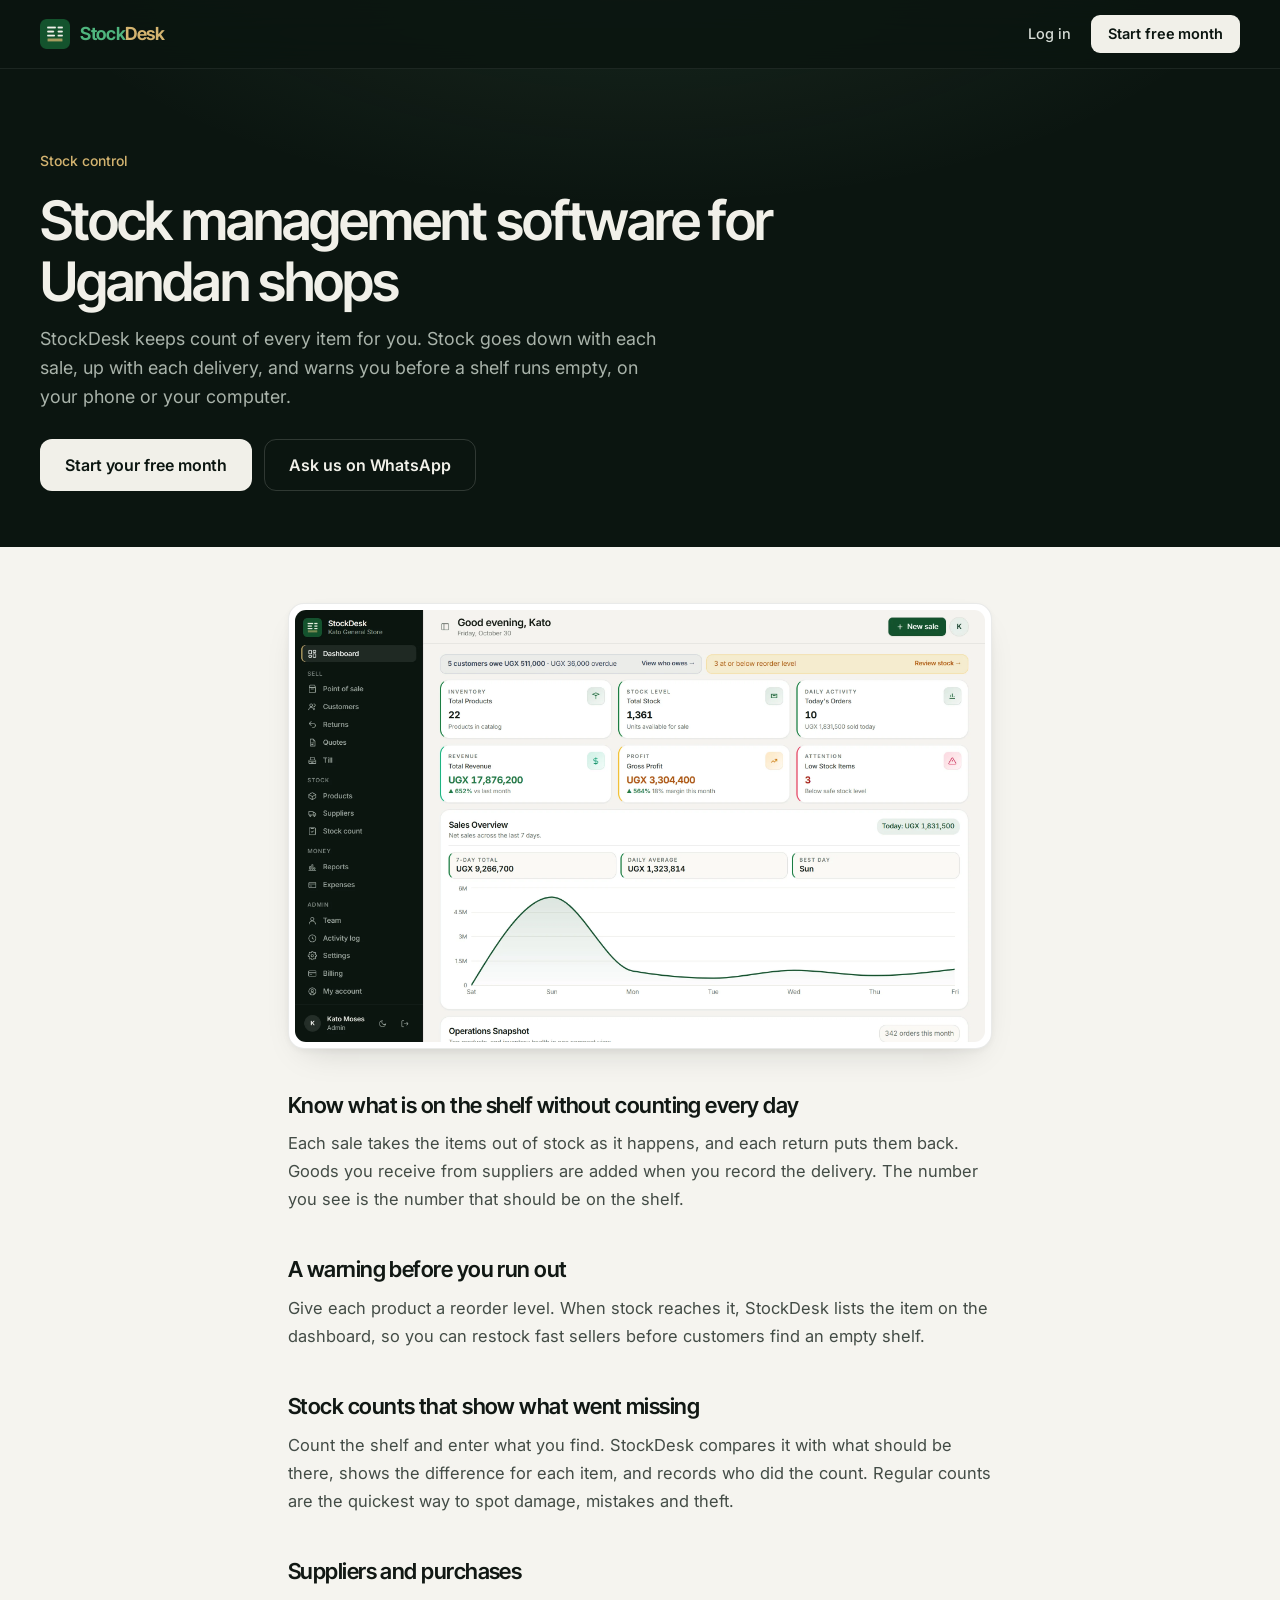
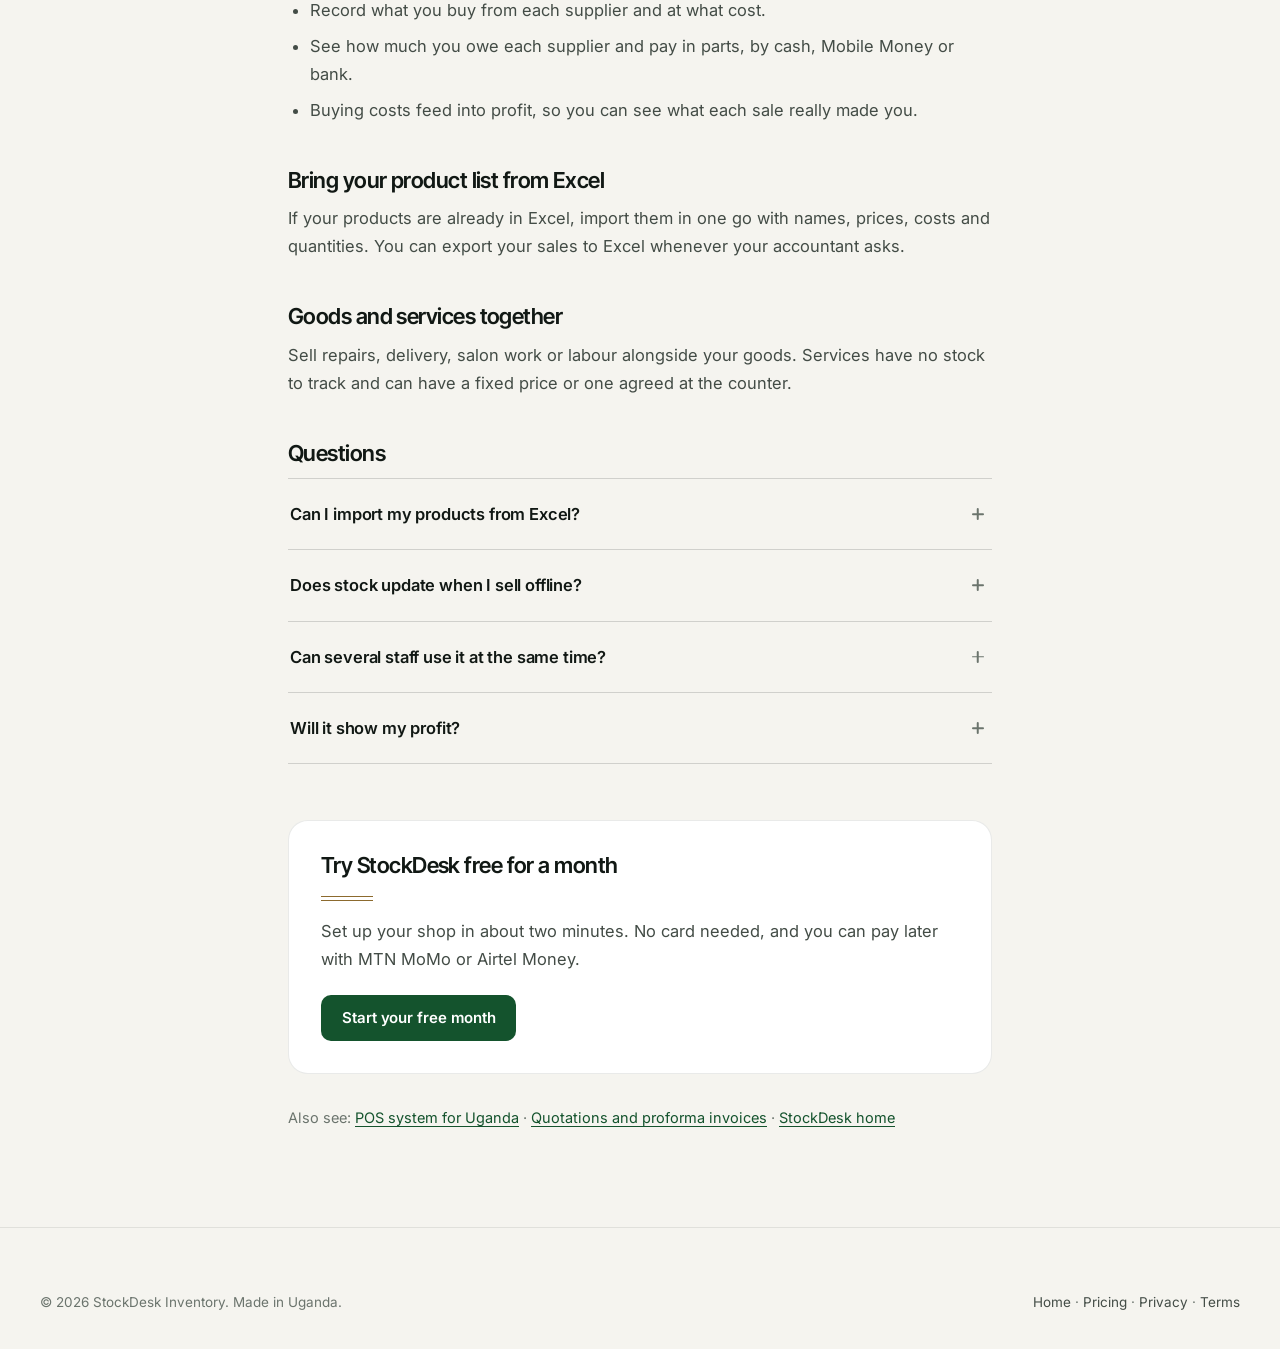
<file: inventory-software-uganda.html>
<!doctype html>
<html lang="en">
<head>
  <meta charset="utf-8" />
  <meta name="viewport" content="width=device-width, initial-scale=1" />
  <title>Stock Management Software for Shops in Uganda | StockDesk</title>
  <meta name="description" content="Keep count of every item in your shop: stock goes down with each sale, low-stock warnings, stock counts, supplier purchases and Excel import. Built for Uganda. First month free." />
  <link rel="canonical" href="https://www.stockdeskinventory.com/inventory-software-uganda" />
  <meta name="theme-color" content="#0b1510" />
  <meta name="robots" content="index, follow, max-image-preview:large" />
  <meta property="og:locale" content="en_UG" />
  <meta property="og:type" content="article" />
  <meta property="og:site_name" content="StockDesk" />
  <meta property="og:url" content="https://www.stockdeskinventory.com/inventory-software-uganda" />
  <meta property="og:title" content="Stock management software for Ugandan shops" />
  <meta property="og:description" content="Keep count of every item in your shop: stock goes down with each sale, low-stock warnings, stock counts, supplier purchases and Excel import. Built for Uganda. First month free." />
  <meta property="og:image" content="https://www.stockdeskinventory.com/assets/og.png?v=8" />
  <meta property="og:image:width" content="1200" />
  <meta property="og:image:height" content="630" />
  <meta name="twitter:card" content="summary_large_image" />
  <meta name="twitter:title" content="Stock management software for Ugandan shops" />
  <meta name="twitter:description" content="Keep count of every item in your shop: stock goes down with each sale, low-stock warnings, stock counts, supplier purchases and Excel import. Built for Uganda. First month free." />
  <meta name="twitter:image" content="https://www.stockdeskinventory.com/assets/og.png?v=8" />
  <link rel="icon" type="image/svg+xml" href="assets/favicon.svg?v=8" />
  <link rel="icon" type="image/png" sizes="192x192" href="assets/icon-192.png?v=8" />
  <link rel="apple-touch-icon" href="assets/apple-touch-icon.png?v=8" />
  <link rel="preconnect" href="https://fonts.googleapis.com" />
  <link rel="preconnect" href="https://fonts.gstatic.com" crossorigin />
  <link rel="stylesheet" href="https://fonts.googleapis.com/css2?family=Inter:wght@400;500;600;700&family=Inter+Tight:wght@600;700&display=swap" />
  <link rel="stylesheet" href="styles.css?v=8" />
  <script>try { var t = localStorage.getItem('sd-theme'); if (t === 'light' || t === 'dark') document.documentElement.setAttribute('data-theme', t); } catch (e) {}</script>
  <script type="application/ld+json">
{
  "@context": "https://schema.org",
  "@type": "FAQPage",
  "mainEntity": [
    {
      "@type": "Question",
      "name": "Can I import my products from Excel?",
      "acceptedAnswer": {
        "@type": "Answer",
        "text": "Yes. Upload your list with names, prices, buying costs and quantities. StockDesk checks it first and shows any rows it cannot read before saving anything."
      }
    },
    {
      "@type": "Question",
      "name": "Does stock update when I sell offline?",
      "acceptedAnswer": {
        "@type": "Answer",
        "text": "Yes. The device keeps selling and adjusts its own stock figures, and the shop's stock is updated when the sales sync."
      }
    },
    {
      "@type": "Question",
      "name": "Can several staff use it at the same time?",
      "acceptedAnswer": {
        "@type": "Answer",
        "text": "Yes. Each person signs in with their own account, and every sale, delivery and stock count is recorded with their name."
      }
    },
    {
      "@type": "Question",
      "name": "Will it show my profit?",
      "acceptedAnswer": {
        "@type": "Answer",
        "text": "Yes. Each sale remembers what the items cost you at that moment, so profit stays right even when supplier prices change."
      }
    }
  ]
}
  </script>
  <script type="application/ld+json">
{
  "@context": "https://schema.org",
  "@type": "BreadcrumbList",
  "itemListElement": [
    {
      "@type": "ListItem",
      "position": 1,
      "name": "StockDesk",
      "item": "https://www.stockdeskinventory.com/"
    },
    {
      "@type": "ListItem",
      "position": 2,
      "name": "Stock management software",
      "item": "https://www.stockdeskinventory.com/inventory-software-uganda"
    }
  ]
}
  </script>
</head>
<body>
  <a class="skip-link" href="#main">Skip to content</a>
  <header class="nav nav-simple is-scrolled">
    <div class="container nav-inner">
      <a class="brand" href="/" aria-label="StockDesk home"><img src="assets/icon-192.png?v=8" alt="" width="34" height="34" /><span class="brand-name"><span class="b-stock">Stock</span><span class="b-desk">Desk</span></span></a>
      <div class="nav-actions">
        <a class="nav-login" href="https://app.stockdeskinventory.com/login">Log in</a>
        <a class="btn btn-primary" href="https://app.stockdeskinventory.com/login?mode=signup">Start free month</a>
      </div>
    </div>
  </header>

  <main id="main">
    <section class="legal-hero ink">
      <div class="container">
        <span class="eyebrow">Stock control</span>
        <h1>Stock management software for Ugandan shops</h1>
        <p class="article-intro">StockDesk keeps count of every item for you. Stock goes down with each sale, up with each delivery, and warns you before a shelf runs empty, on your phone or your computer.</p>
        <div class="hero-ctas article-ctas">
          <a class="btn btn-primary btn-lg" href="https://app.stockdeskinventory.com/login?mode=signup">Start your free month</a>
          <a class="btn btn-ghost btn-lg" href="https://wa.me/256742226839?text=Hi%20StockDesk" target="_blank" rel="noopener">Ask us on WhatsApp</a>
        </div>
      </div>
    </section>

    <article class="legal article">
      <figure class="article-shot"><img src="assets/shots/dashboard-light.webp?v=8" width="2400" height="1500" alt="StockDesk dashboard with stock levels, low-stock warnings and sales" loading="lazy" /></figure>

      <h2>Know what is on the shelf without counting every day</h2>
      <p>Each sale takes the items out of stock as it happens, and each return puts them back. Goods you receive from suppliers are added when you record the delivery. The number you see is the number that should be on the shelf.</p>

      <h2>A warning before you run out</h2>
      <p>Give each product a reorder level. When stock reaches it, StockDesk lists the item on the dashboard, so you can restock fast sellers before customers find an empty shelf.</p>

      <h2>Stock counts that show what went missing</h2>
      <p>Count the shelf and enter what you find. StockDesk compares it with what should be there, shows the difference for each item, and records who did the count. Regular counts are the quickest way to spot damage, mistakes and theft.</p>

      <h2>Suppliers and purchases</h2>
      <ul>
        <li>Record what you buy from each supplier and at what cost.</li>
        <li>See how much you owe each supplier and pay in parts, by cash, Mobile Money or bank.</li>
        <li>Buying costs feed into profit, so you can see what each sale really made you.</li>
      </ul>

      <h2>Bring your product list from Excel</h2>
      <p>If your products are already in Excel, import them in one go with names, prices, costs and quantities. You can export your sales to Excel whenever your accountant asks.</p>

      <h2>Goods and services together</h2>
      <p>Sell repairs, delivery, salon work or labour alongside your goods. Services have no stock to track and can have a fixed price or one agreed at the counter.</p>

      <h2>Questions</h2>
      <div class="faq-list">
        <details>
          <summary>Can I import my products from Excel?<span class="pm" aria-hidden="true"></span></summary>
          <div class="ans"><p>Yes. Upload your list with names, prices, buying costs and quantities. StockDesk checks it first and shows any rows it cannot read before saving anything.</p></div>
        </details>
        <details>
          <summary>Does stock update when I sell offline?<span class="pm" aria-hidden="true"></span></summary>
          <div class="ans"><p>Yes. The device keeps selling and adjusts its own stock figures, and the shop&#x27;s stock is updated when the sales sync.</p></div>
        </details>
        <details>
          <summary>Can several staff use it at the same time?<span class="pm" aria-hidden="true"></span></summary>
          <div class="ans"><p>Yes. Each person signs in with their own account, and every sale, delivery and stock count is recorded with their name.</p></div>
        </details>
        <details>
          <summary>Will it show my profit?<span class="pm" aria-hidden="true"></span></summary>
          <div class="ans"><p>Yes. Each sale remembers what the items cost you at that moment, so profit stays right even when supplier prices change.</p></div>
        </details>
      </div>

      <div class="article-cta">
        <h2>Try StockDesk free for a month</h2>
        <p>Set up your shop in about two minutes. No card needed, and you can pay later with MTN MoMo or Airtel Money.</p>
        <a class="btn btn-primary" href="https://app.stockdeskinventory.com/login?mode=signup">Start your free month</a>
      </div>

      <p class="article-related">Also see: <a href="/pos-system-uganda">POS system for Uganda</a> · <a href="/quotation-proforma-invoice">Quotations and proforma invoices</a> · <a href="/">StockDesk home</a></p>
    </article>
  </main>

  <footer class="footer">
    <div class="container">
      <div class="footer-bottom" style="margin-top:0;border-top:0;padding-top:0">
        <span>© 2026 StockDesk Inventory. Made in Uganda.</span>
        <span><a href="/">Home</a> · <a href="/#pricing">Pricing</a> · <a href="privacy">Privacy</a> · <a href="terms">Terms</a></span>
      </div>
    </div>
  </footer>
</body>
</html>
</file>
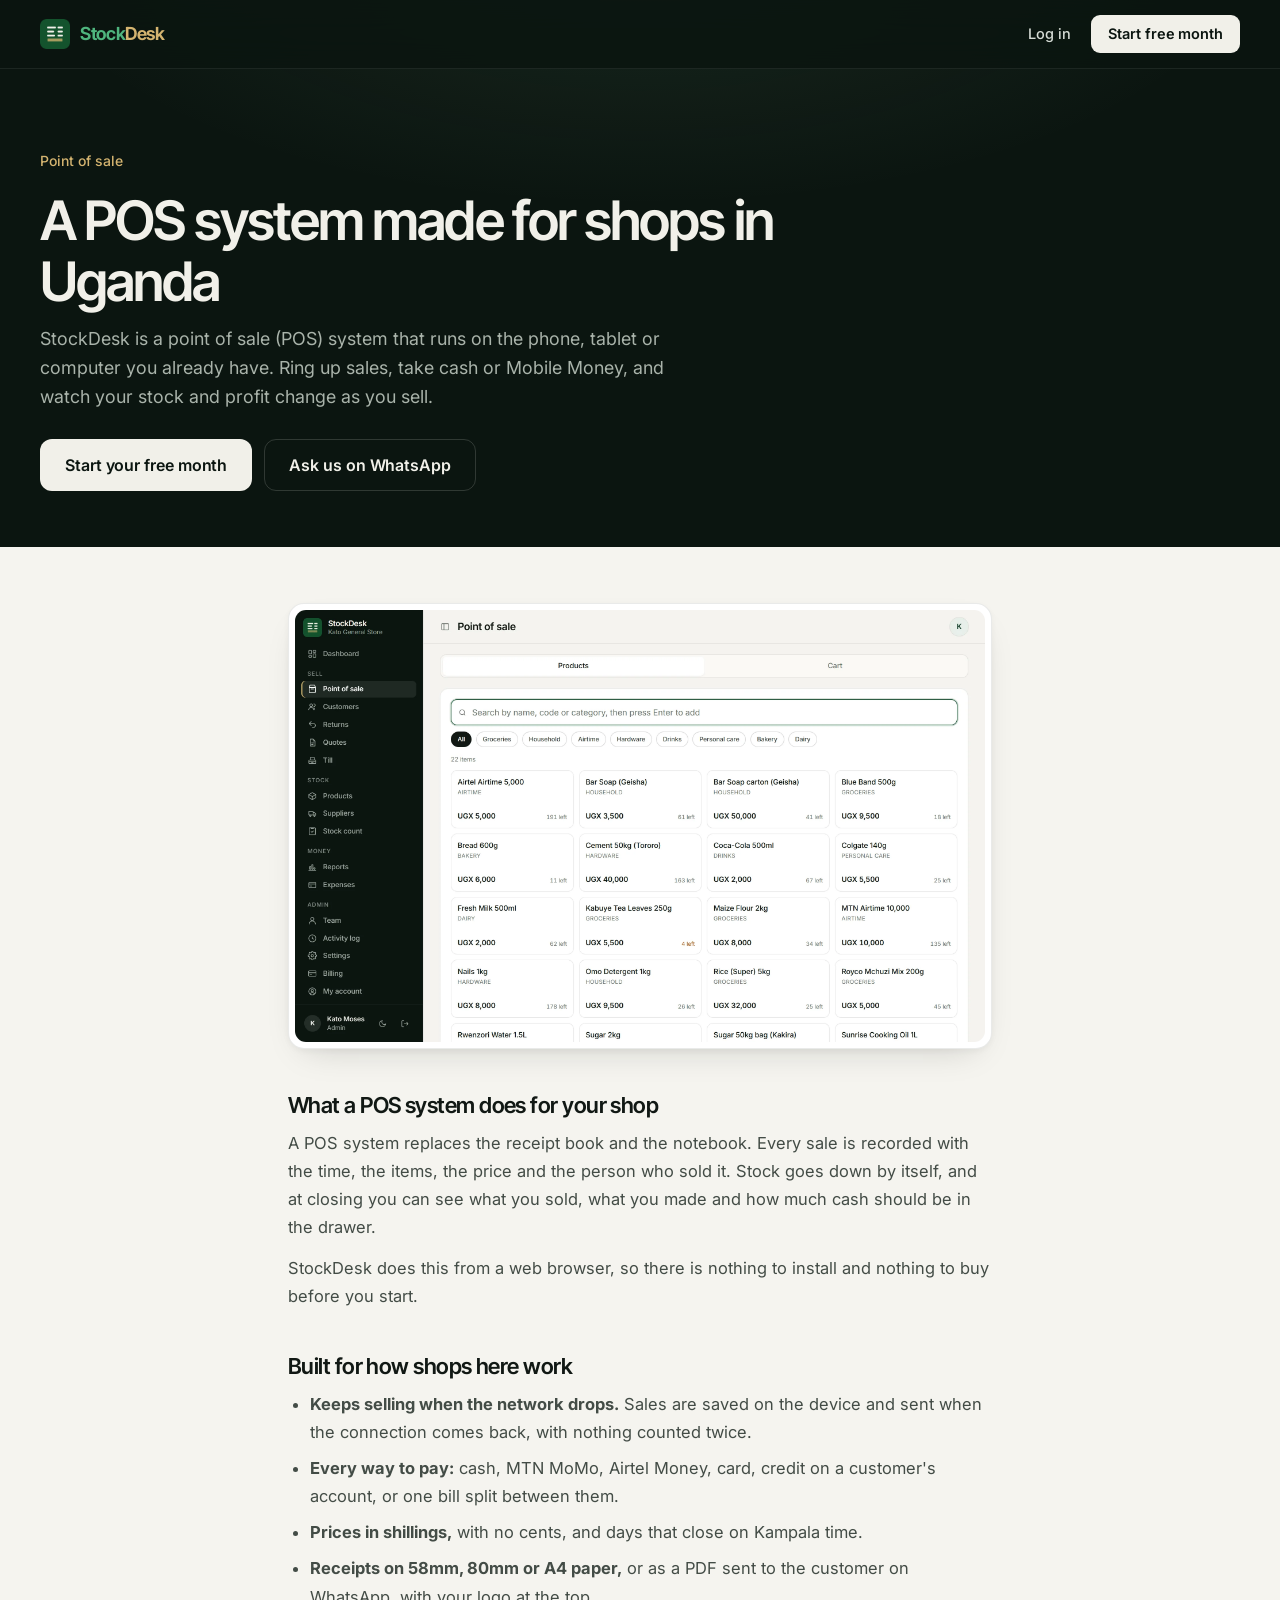
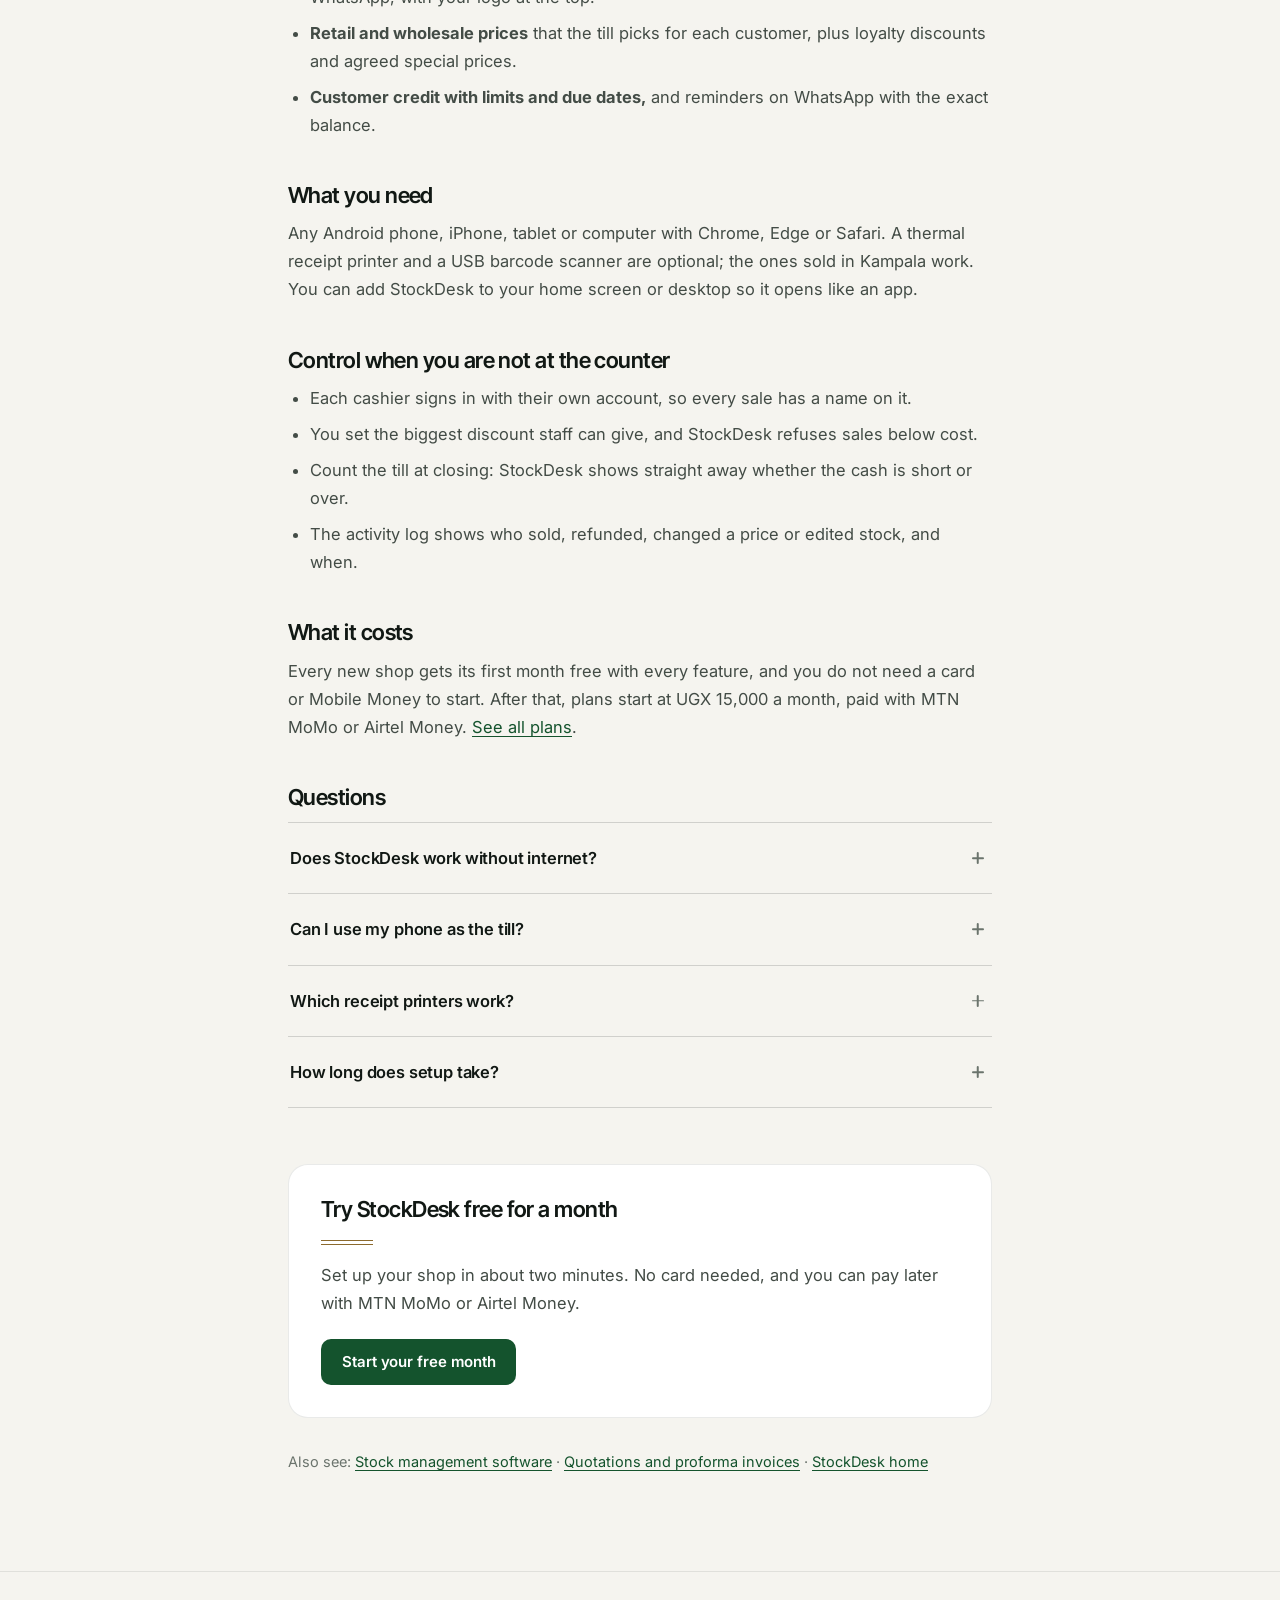
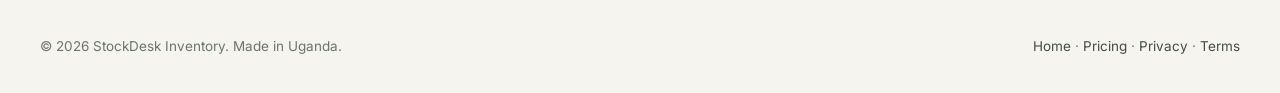
<file: pos-system-uganda.html>
<!doctype html>
<html lang="en">
<head>
  <meta charset="utf-8" />
  <meta name="viewport" content="width=device-width, initial-scale=1" />
  <title>POS System for Shops in Uganda | StockDesk</title>
  <meta name="description" content="A point of sale system built for Ugandan shops: sells offline, takes Mobile Money, prints receipts or sends them on WhatsApp, and tracks stock and profit. First month free." />
  <link rel="canonical" href="https://www.stockdeskinventory.com/pos-system-uganda" />
  <meta name="theme-color" content="#0b1510" />
  <meta name="robots" content="index, follow, max-image-preview:large" />
  <meta property="og:locale" content="en_UG" />
  <meta property="og:type" content="article" />
  <meta property="og:site_name" content="StockDesk" />
  <meta property="og:url" content="https://www.stockdeskinventory.com/pos-system-uganda" />
  <meta property="og:title" content="A POS system made for shops in Uganda" />
  <meta property="og:description" content="A point of sale system built for Ugandan shops: sells offline, takes Mobile Money, prints receipts or sends them on WhatsApp, and tracks stock and profit. First month free." />
  <meta property="og:image" content="https://www.stockdeskinventory.com/assets/og.png?v=8" />
  <meta property="og:image:width" content="1200" />
  <meta property="og:image:height" content="630" />
  <meta name="twitter:card" content="summary_large_image" />
  <meta name="twitter:title" content="A POS system made for shops in Uganda" />
  <meta name="twitter:description" content="A point of sale system built for Ugandan shops: sells offline, takes Mobile Money, prints receipts or sends them on WhatsApp, and tracks stock and profit. First month free." />
  <meta name="twitter:image" content="https://www.stockdeskinventory.com/assets/og.png?v=8" />
  <link rel="icon" type="image/svg+xml" href="assets/favicon.svg?v=8" />
  <link rel="icon" type="image/png" sizes="192x192" href="assets/icon-192.png?v=8" />
  <link rel="apple-touch-icon" href="assets/apple-touch-icon.png?v=8" />
  <link rel="preconnect" href="https://fonts.googleapis.com" />
  <link rel="preconnect" href="https://fonts.gstatic.com" crossorigin />
  <link rel="stylesheet" href="https://fonts.googleapis.com/css2?family=Inter:wght@400;500;600;700&family=Inter+Tight:wght@600;700&display=swap" />
  <link rel="stylesheet" href="styles.css?v=8" />
  <script>try { var t = localStorage.getItem('sd-theme'); if (t === 'light' || t === 'dark') document.documentElement.setAttribute('data-theme', t); } catch (e) {}</script>
  <script type="application/ld+json">
{
  "@context": "https://schema.org",
  "@type": "FAQPage",
  "mainEntity": [
    {
      "@type": "Question",
      "name": "Does StockDesk work without internet?",
      "acceptedAnswer": {
        "@type": "Answer",
        "text": "Yes. You can keep selling when the network goes off. Sales are saved on the device and sent automatically when the connection returns, and each sale carries its own reference so nothing is counted twice."
      }
    },
    {
      "@type": "Question",
      "name": "Can I use my phone as the till?",
      "acceptedAnswer": {
        "@type": "Answer",
        "text": "Yes. StockDesk works on any Android phone or iPhone. Many shops use a phone at the counter and a computer in the office, signed in to the same shop."
      }
    },
    {
      "@type": "Question",
      "name": "Which receipt printers work?",
      "acceptedAnswer": {
        "@type": "Answer",
        "text": "Any printer your device can print to, including 58mm and 80mm thermal printers and normal A4 printers. You can also skip paper and send the receipt on WhatsApp."
      }
    },
    {
      "@type": "Question",
      "name": "How long does setup take?",
      "acceptedAnswer": {
        "@type": "Answer",
        "text": "Creating your shop takes about two minutes. Adding products takes from ten minutes, or less if you import them from Excel."
      }
    }
  ]
}
  </script>
  <script type="application/ld+json">
{
  "@context": "https://schema.org",
  "@type": "BreadcrumbList",
  "itemListElement": [
    {
      "@type": "ListItem",
      "position": 1,
      "name": "StockDesk",
      "item": "https://www.stockdeskinventory.com/"
    },
    {
      "@type": "ListItem",
      "position": 2,
      "name": "POS system for Uganda",
      "item": "https://www.stockdeskinventory.com/pos-system-uganda"
    }
  ]
}
  </script>
</head>
<body>
  <a class="skip-link" href="#main">Skip to content</a>
  <header class="nav nav-simple is-scrolled">
    <div class="container nav-inner">
      <a class="brand" href="/" aria-label="StockDesk home"><img src="assets/icon-192.png?v=8" alt="" width="34" height="34" /><span class="brand-name"><span class="b-stock">Stock</span><span class="b-desk">Desk</span></span></a>
      <div class="nav-actions">
        <a class="nav-login" href="https://app.stockdeskinventory.com/login">Log in</a>
        <a class="btn btn-primary" href="https://app.stockdeskinventory.com/login?mode=signup">Start free month</a>
      </div>
    </div>
  </header>

  <main id="main">
    <section class="legal-hero ink">
      <div class="container">
        <span class="eyebrow">Point of sale</span>
        <h1>A POS system made for shops in Uganda</h1>
        <p class="article-intro">StockDesk is a point of sale (POS) system that runs on the phone, tablet or computer you already have. Ring up sales, take cash or Mobile Money, and watch your stock and profit change as you sell.</p>
        <div class="hero-ctas article-ctas">
          <a class="btn btn-primary btn-lg" href="https://app.stockdeskinventory.com/login?mode=signup">Start your free month</a>
          <a class="btn btn-ghost btn-lg" href="https://wa.me/256742226839?text=Hi%20StockDesk" target="_blank" rel="noopener">Ask us on WhatsApp</a>
        </div>
      </div>
    </section>

    <article class="legal article">
      <figure class="article-shot"><img src="assets/shots/pos-light.webp?v=8" width="2400" height="1500" alt="StockDesk point of sale with products, a cart and payment options" loading="lazy" /></figure>

      <h2>What a POS system does for your shop</h2>
      <p>A POS system replaces the receipt book and the notebook. Every sale is recorded with the time, the items, the price and the person who sold it. Stock goes down by itself, and at closing you can see what you sold, what you made and how much cash should be in the drawer.</p>
      <p>StockDesk does this from a web browser, so there is nothing to install and nothing to buy before you start.</p>

      <h2>Built for how shops here work</h2>
      <ul>
        <li><strong>Keeps selling when the network drops.</strong> Sales are saved on the device and sent when the connection comes back, with nothing counted twice.</li>
        <li><strong>Every way to pay:</strong> cash, MTN MoMo, Airtel Money, card, credit on a customer's account, or one bill split between them.</li>
        <li><strong>Prices in shillings,</strong> with no cents, and days that close on Kampala time.</li>
        <li><strong>Receipts on 58mm, 80mm or A4 paper,</strong> or as a PDF sent to the customer on WhatsApp, with your logo at the top.</li>
        <li><strong>Retail and wholesale prices</strong> that the till picks for each customer, plus loyalty discounts and agreed special prices.</li>
        <li><strong>Customer credit with limits and due dates,</strong> and reminders on WhatsApp with the exact balance.</li>
      </ul>

      <h2>What you need</h2>
      <p>Any Android phone, iPhone, tablet or computer with Chrome, Edge or Safari. A thermal receipt printer and a USB barcode scanner are optional; the ones sold in Kampala work. You can add StockDesk to your home screen or desktop so it opens like an app.</p>

      <h2>Control when you are not at the counter</h2>
      <ul>
        <li>Each cashier signs in with their own account, so every sale has a name on it.</li>
        <li>You set the biggest discount staff can give, and StockDesk refuses sales below cost.</li>
        <li>Count the till at closing: StockDesk shows straight away whether the cash is short or over.</li>
        <li>The activity log shows who sold, refunded, changed a price or edited stock, and when.</li>
      </ul>

      <h2>What it costs</h2>
      <p>Every new shop gets its first month free with every feature, and you do not need a card or Mobile Money to start. After that, plans start at UGX 15,000 a month, paid with MTN MoMo or Airtel Money. <a href="/#pricing">See all plans</a>.</p>

      <h2>Questions</h2>
      <div class="faq-list">
        <details>
          <summary>Does StockDesk work without internet?<span class="pm" aria-hidden="true"></span></summary>
          <div class="ans"><p>Yes. You can keep selling when the network goes off. Sales are saved on the device and sent automatically when the connection returns, and each sale carries its own reference so nothing is counted twice.</p></div>
        </details>
        <details>
          <summary>Can I use my phone as the till?<span class="pm" aria-hidden="true"></span></summary>
          <div class="ans"><p>Yes. StockDesk works on any Android phone or iPhone. Many shops use a phone at the counter and a computer in the office, signed in to the same shop.</p></div>
        </details>
        <details>
          <summary>Which receipt printers work?<span class="pm" aria-hidden="true"></span></summary>
          <div class="ans"><p>Any printer your device can print to, including 58mm and 80mm thermal printers and normal A4 printers. You can also skip paper and send the receipt on WhatsApp.</p></div>
        </details>
        <details>
          <summary>How long does setup take?<span class="pm" aria-hidden="true"></span></summary>
          <div class="ans"><p>Creating your shop takes about two minutes. Adding products takes from ten minutes, or less if you import them from Excel.</p></div>
        </details>
      </div>

      <div class="article-cta">
        <h2>Try StockDesk free for a month</h2>
        <p>Set up your shop in about two minutes. No card needed, and you can pay later with MTN MoMo or Airtel Money.</p>
        <a class="btn btn-primary" href="https://app.stockdeskinventory.com/login?mode=signup">Start your free month</a>
      </div>

      <p class="article-related">Also see: <a href="/inventory-software-uganda">Stock management software</a> · <a href="/quotation-proforma-invoice">Quotations and proforma invoices</a> · <a href="/">StockDesk home</a></p>
    </article>
  </main>

  <footer class="footer">
    <div class="container">
      <div class="footer-bottom" style="margin-top:0;border-top:0;padding-top:0">
        <span>© 2026 StockDesk Inventory. Made in Uganda.</span>
        <span><a href="/">Home</a> · <a href="/#pricing">Pricing</a> · <a href="privacy">Privacy</a> · <a href="terms">Terms</a></span>
      </div>
    </div>
  </footer>
</body>
</html>
</file>
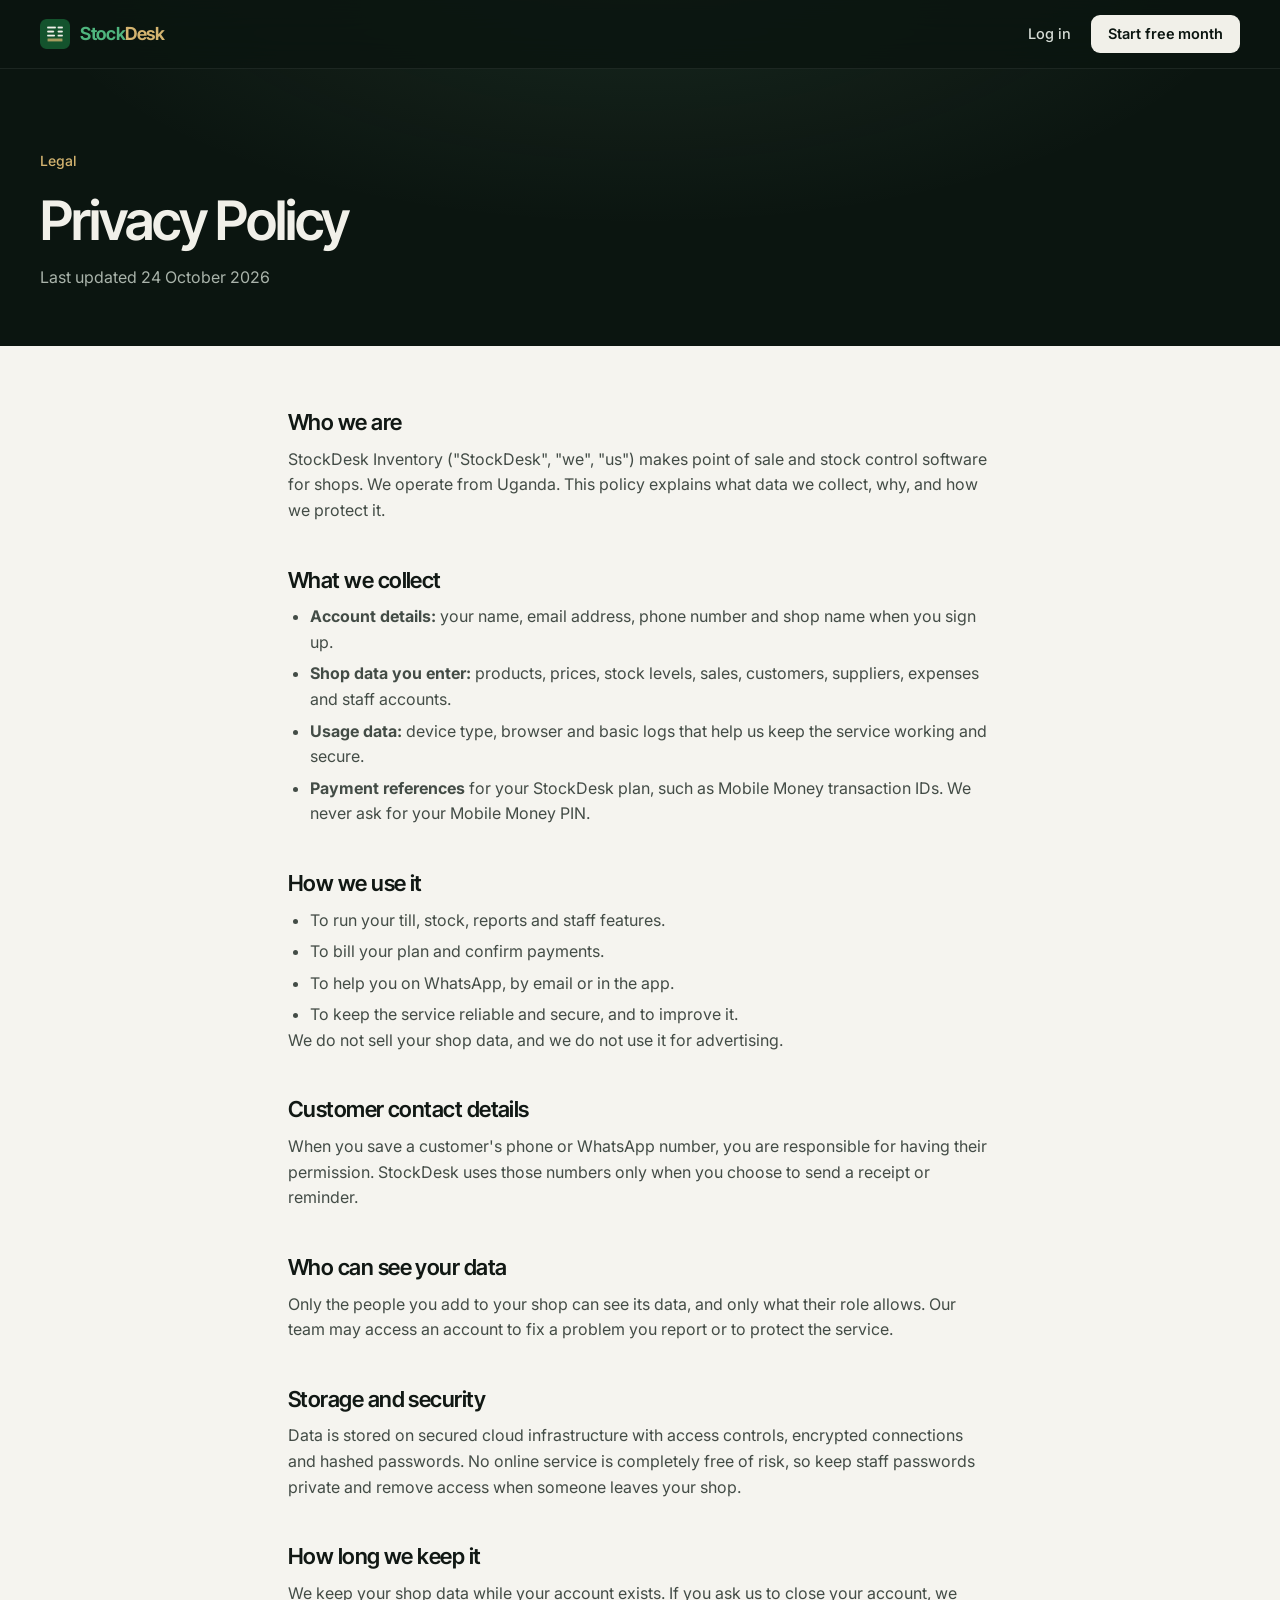
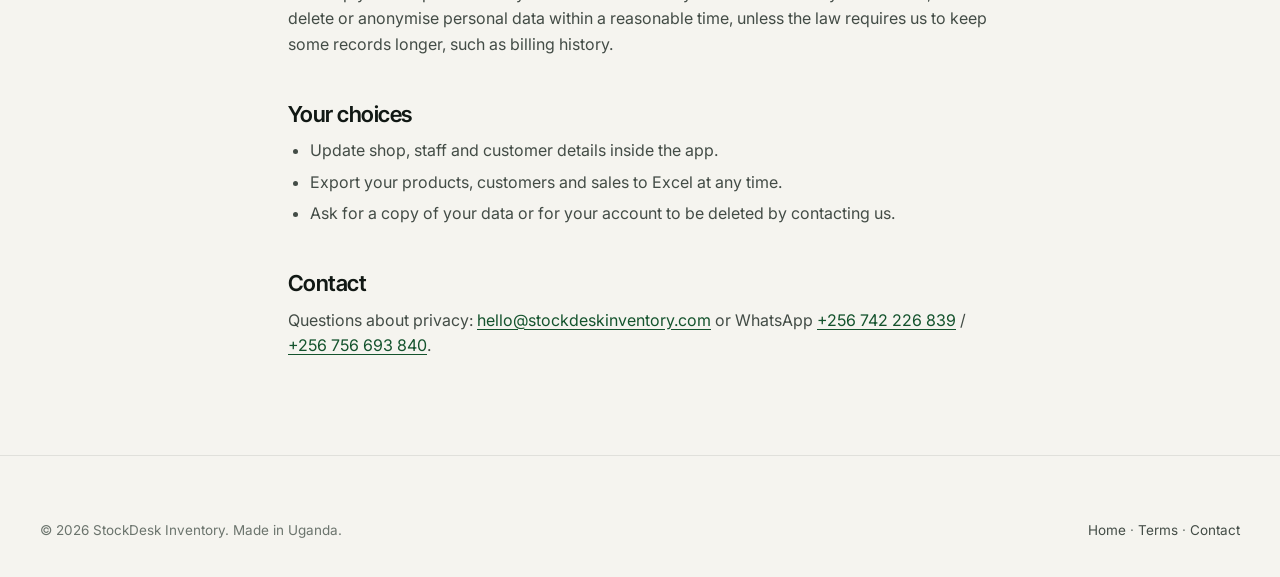
<file: privacy.html>
<!doctype html>
<html lang="en">
<head>
  <meta charset="utf-8" />
  <meta name="viewport" content="width=device-width, initial-scale=1" />
  <title>Privacy Policy | StockDesk</title>
  <meta name="description" content="How StockDesk collects, uses and protects your shop's data." />
  <link rel="canonical" href="https://www.stockdeskinventory.com/privacy" />
  <meta name="theme-color" content="#0b1510" />
  <link rel="icon" type="image/svg+xml" href="assets/favicon.svg?v=8" />
  <link rel="icon" type="image/png" sizes="192x192" href="assets/icon-192.png?v=8" />
  <link rel="apple-touch-icon" href="assets/apple-touch-icon.png?v=8" />
  <link rel="preconnect" href="https://fonts.googleapis.com" />
  <link rel="preconnect" href="https://fonts.gstatic.com" crossorigin />
  <link rel="stylesheet" href="https://fonts.googleapis.com/css2?family=Inter:wght@400;500;600;700&family=Inter+Tight:wght@600;700&display=swap" />
  <link rel="stylesheet" href="styles.css?v=8" />
  <script>try { var t = localStorage.getItem('sd-theme'); if (t === 'light' || t === 'dark') document.documentElement.setAttribute('data-theme', t); } catch (e) {}</script>
</head>
<body>
  <a class="skip-link" href="#main">Skip to content</a>
  <header class="nav nav-simple is-scrolled">
    <div class="container nav-inner">
      <a class="brand" href="/" aria-label="StockDesk home"><img src="assets/icon-192.png?v=8" alt="" width="34" height="34" /><span class="brand-name"><span class="b-stock">Stock</span><span class="b-desk">Desk</span></span></a>
      <div class="nav-actions">
        <a class="nav-login" href="https://app.stockdeskinventory.com/login">Log in</a>
        <a class="btn btn-primary" href="https://app.stockdeskinventory.com/login?mode=signup">Start free month</a>
      </div>
    </div>
  </header>

  <main id="main">
    <section class="legal-hero ink">
      <div class="hero-glow" aria-hidden="true"></div>
      <div class="container">
        <span class="eyebrow">Legal</span>
        <h1>Privacy Policy</h1>
        <p>Last updated 24 October 2026</p>
      </div>
    </section>

    <article class="legal">
      <h2>Who we are</h2>
      <p>StockDesk Inventory ("StockDesk", "we", "us") makes point of sale and stock control software for shops. We operate from Uganda. This policy explains what data we collect, why, and how we protect it.</p>

      <h2>What we collect</h2>
      <ul>
        <li><strong>Account details:</strong> your name, email address, phone number and shop name when you sign up.</li>
        <li><strong>Shop data you enter:</strong> products, prices, stock levels, sales, customers, suppliers, expenses and staff accounts.</li>
        <li><strong>Usage data:</strong> device type, browser and basic logs that help us keep the service working and secure.</li>
        <li><strong>Payment references</strong> for your StockDesk plan, such as Mobile Money transaction IDs. We never ask for your Mobile Money PIN.</li>
      </ul>

      <h2>How we use it</h2>
      <ul>
        <li>To run your till, stock, reports and staff features.</li>
        <li>To bill your plan and confirm payments.</li>
        <li>To help you on WhatsApp, by email or in the app.</li>
        <li>To keep the service reliable and secure, and to improve it.</li>
      </ul>
      <p>We do not sell your shop data, and we do not use it for advertising.</p>

      <h2>Customer contact details</h2>
      <p>When you save a customer's phone or WhatsApp number, you are responsible for having their permission. StockDesk uses those numbers only when you choose to send a receipt or reminder.</p>

      <h2>Who can see your data</h2>
      <p>Only the people you add to your shop can see its data, and only what their role allows. Our team may access an account to fix a problem you report or to protect the service.</p>

      <h2>Storage and security</h2>
      <p>Data is stored on secured cloud infrastructure with access controls, encrypted connections and hashed passwords. No online service is completely free of risk, so keep staff passwords private and remove access when someone leaves your shop.</p>

      <h2>How long we keep it</h2>
      <p>We keep your shop data while your account exists. If you ask us to close your account, we delete or anonymise personal data within a reasonable time, unless the law requires us to keep some records longer, such as billing history.</p>

      <h2>Your choices</h2>
      <ul>
        <li>Update shop, staff and customer details inside the app.</li>
        <li>Export your products, customers and sales to Excel at any time.</li>
        <li>Ask for a copy of your data or for your account to be deleted by contacting us.</li>
      </ul>

      <h2>Contact</h2>
      <p>Questions about privacy: <a href="mailto:hello@stockdeskinventory.com">hello@stockdeskinventory.com</a> or WhatsApp <a href="https://wa.me/256742226839">+256 742 226 839</a> / <a href="tel:+256756693840">+256 756 693 840</a>.</p>
    </article>
  </main>

  <footer class="footer">
    <div class="container">
      <div class="footer-bottom" style="margin-top:0;border-top:0;padding-top:0">
        <span>© 2026 StockDesk Inventory. Made in Uganda.</span>
        <span><a href="/">Home</a> · <a href="terms">Terms</a> · <a href="mailto:hello@stockdeskinventory.com">Contact</a></span>
      </div>
    </div>
  </footer>
</body>
</html>
</file>
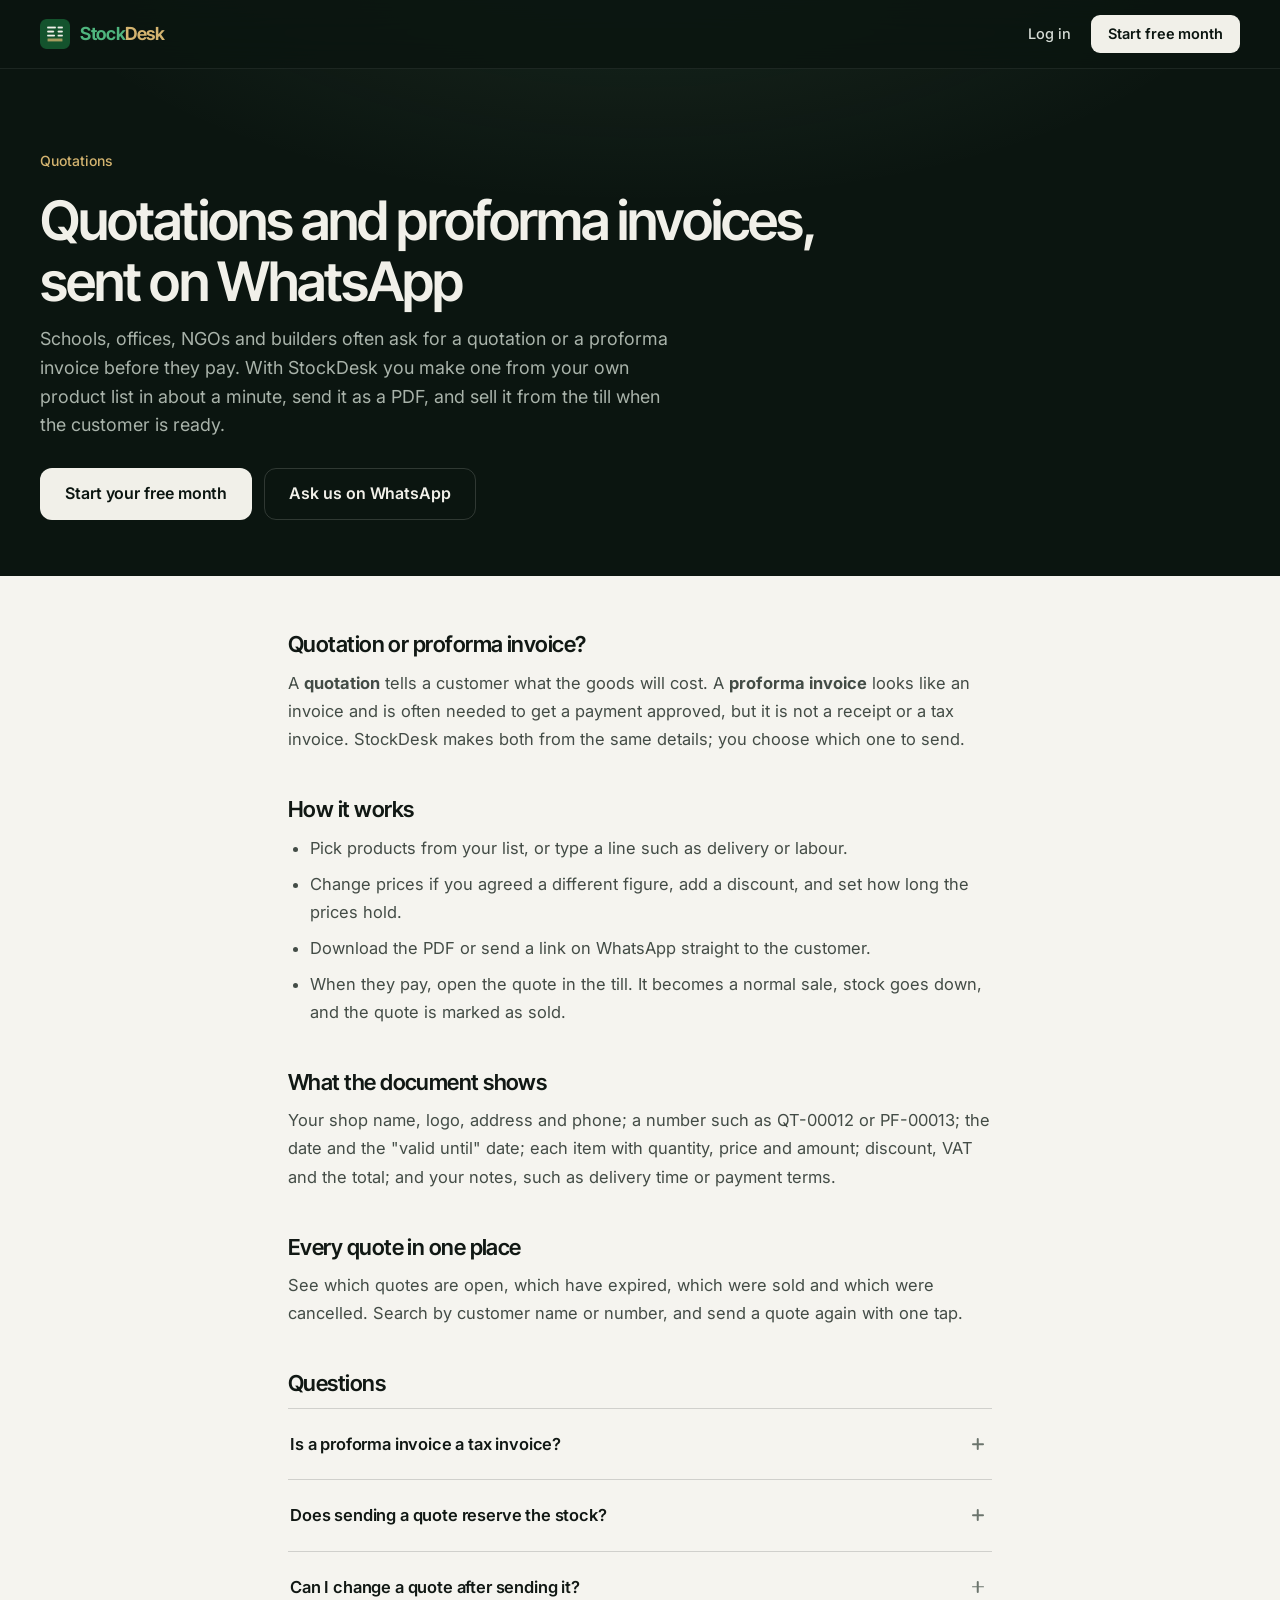
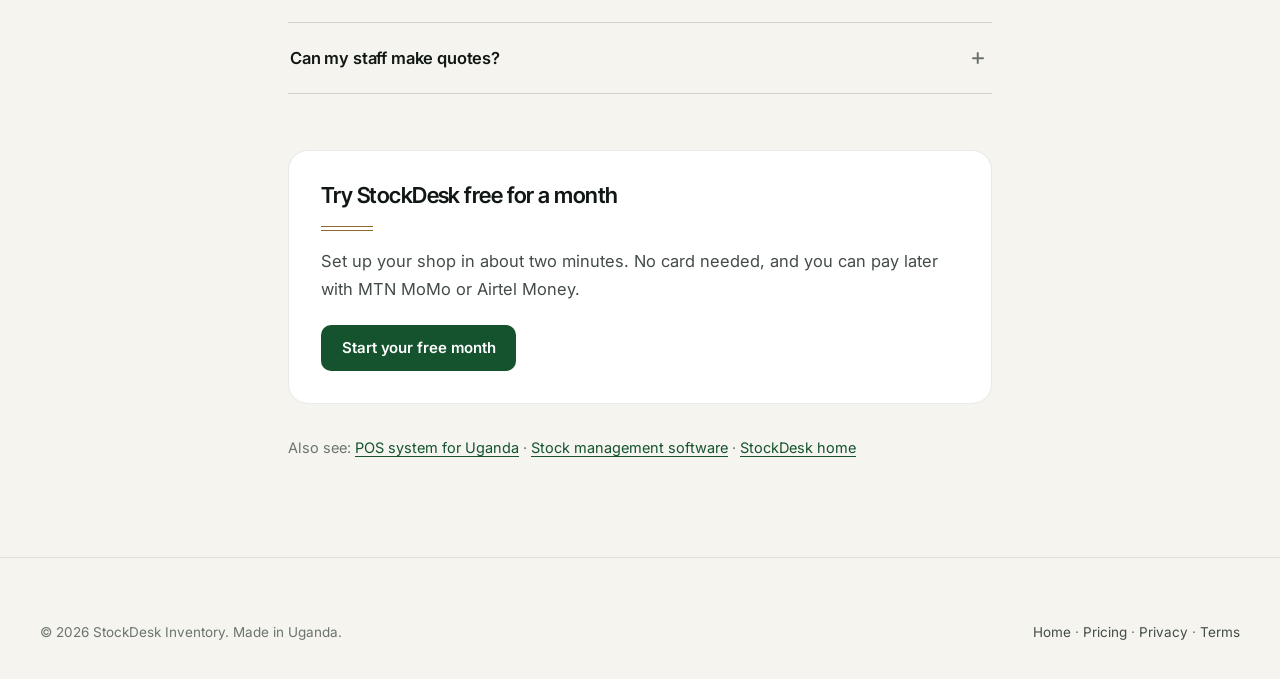
<file: quotation-proforma-invoice.html>
<!doctype html>
<html lang="en">
<head>
  <meta charset="utf-8" />
  <meta name="viewport" content="width=device-width, initial-scale=1" />
  <title>Quotation and Proforma Invoice Maker for Uganda | StockDesk</title>
  <meta name="description" content="Make a quotation or proforma invoice in a minute, send it as a PDF on WhatsApp, and turn it into a sale when the customer pays. Prices in UGX with VAT. First month free." />
  <link rel="canonical" href="https://www.stockdeskinventory.com/quotation-proforma-invoice" />
  <meta name="theme-color" content="#0b1510" />
  <meta name="robots" content="index, follow, max-image-preview:large" />
  <meta property="og:locale" content="en_UG" />
  <meta property="og:type" content="article" />
  <meta property="og:site_name" content="StockDesk" />
  <meta property="og:url" content="https://www.stockdeskinventory.com/quotation-proforma-invoice" />
  <meta property="og:title" content="Quotations and proforma invoices, sent on WhatsApp" />
  <meta property="og:description" content="Make a quotation or proforma invoice in a minute, send it as a PDF on WhatsApp, and turn it into a sale when the customer pays. Prices in UGX with VAT. First month free." />
  <meta property="og:image" content="https://www.stockdeskinventory.com/assets/og.png?v=8" />
  <meta property="og:image:width" content="1200" />
  <meta property="og:image:height" content="630" />
  <meta name="twitter:card" content="summary_large_image" />
  <meta name="twitter:title" content="Quotations and proforma invoices, sent on WhatsApp" />
  <meta name="twitter:description" content="Make a quotation or proforma invoice in a minute, send it as a PDF on WhatsApp, and turn it into a sale when the customer pays. Prices in UGX with VAT. First month free." />
  <meta name="twitter:image" content="https://www.stockdeskinventory.com/assets/og.png?v=8" />
  <link rel="icon" type="image/svg+xml" href="assets/favicon.svg?v=8" />
  <link rel="icon" type="image/png" sizes="192x192" href="assets/icon-192.png?v=8" />
  <link rel="apple-touch-icon" href="assets/apple-touch-icon.png?v=8" />
  <link rel="preconnect" href="https://fonts.googleapis.com" />
  <link rel="preconnect" href="https://fonts.gstatic.com" crossorigin />
  <link rel="stylesheet" href="https://fonts.googleapis.com/css2?family=Inter:wght@400;500;600;700&family=Inter+Tight:wght@600;700&display=swap" />
  <link rel="stylesheet" href="styles.css?v=8" />
  <script>try { var t = localStorage.getItem('sd-theme'); if (t === 'light' || t === 'dark') document.documentElement.setAttribute('data-theme', t); } catch (e) {}</script>
  <script type="application/ld+json">
{
  "@context": "https://schema.org",
  "@type": "FAQPage",
  "mainEntity": [
    {
      "@type": "Question",
      "name": "Is a proforma invoice a tax invoice?",
      "acceptedAnswer": {
        "@type": "Answer",
        "text": "No. A proforma invoice is a price document sent before payment. The receipt from the sale is the record of payment."
      }
    },
    {
      "@type": "Question",
      "name": "Does sending a quote reserve the stock?",
      "acceptedAnswer": {
        "@type": "Answer",
        "text": "No. Stock only changes when the quote is sold in the till, so you can send many quotes without blocking your shelves."
      }
    },
    {
      "@type": "Question",
      "name": "Can I change a quote after sending it?",
      "acceptedAnswer": {
        "@type": "Answer",
        "text": "Yes, while it is still open. The customer's link always shows the latest version. Once it is sold or cancelled it can no longer be changed."
      }
    },
    {
      "@type": "Question",
      "name": "Can my staff make quotes?",
      "acceptedAnswer": {
        "@type": "Answer",
        "text": "Yes. Everyone at the counter can make, send and sell quotes, and the activity log records who made or cancelled each one."
      }
    }
  ]
}
  </script>
  <script type="application/ld+json">
{
  "@context": "https://schema.org",
  "@type": "BreadcrumbList",
  "itemListElement": [
    {
      "@type": "ListItem",
      "position": 1,
      "name": "StockDesk",
      "item": "https://www.stockdeskinventory.com/"
    },
    {
      "@type": "ListItem",
      "position": 2,
      "name": "Quotations and proforma invoices",
      "item": "https://www.stockdeskinventory.com/quotation-proforma-invoice"
    }
  ]
}
  </script>
</head>
<body>
  <a class="skip-link" href="#main">Skip to content</a>
  <header class="nav nav-simple is-scrolled">
    <div class="container nav-inner">
      <a class="brand" href="/" aria-label="StockDesk home"><img src="assets/icon-192.png?v=8" alt="" width="34" height="34" /><span class="brand-name"><span class="b-stock">Stock</span><span class="b-desk">Desk</span></span></a>
      <div class="nav-actions">
        <a class="nav-login" href="https://app.stockdeskinventory.com/login">Log in</a>
        <a class="btn btn-primary" href="https://app.stockdeskinventory.com/login?mode=signup">Start free month</a>
      </div>
    </div>
  </header>

  <main id="main">
    <section class="legal-hero ink">
      <div class="container">
        <span class="eyebrow">Quotations</span>
        <h1>Quotations and proforma invoices, sent on WhatsApp</h1>
        <p class="article-intro">Schools, offices, NGOs and builders often ask for a quotation or a proforma invoice before they pay. With StockDesk you make one from your own product list in about a minute, send it as a PDF, and sell it from the till when the customer is ready.</p>
        <div class="hero-ctas article-ctas">
          <a class="btn btn-primary btn-lg" href="https://app.stockdeskinventory.com/login?mode=signup">Start your free month</a>
          <a class="btn btn-ghost btn-lg" href="https://wa.me/256742226839?text=Hi%20StockDesk" target="_blank" rel="noopener">Ask us on WhatsApp</a>
        </div>
      </div>
    </section>

    <article class="legal article">
      <h2>Quotation or proforma invoice?</h2>
      <p>A <strong>quotation</strong> tells a customer what the goods will cost. A <strong>proforma invoice</strong> looks like an invoice and is often needed to get a payment approved, but it is not a receipt or a tax invoice. StockDesk makes both from the same details; you choose which one to send.</p>

      <h2>How it works</h2>
      <ul>
        <li>Pick products from your list, or type a line such as delivery or labour.</li>
        <li>Change prices if you agreed a different figure, add a discount, and set how long the prices hold.</li>
        <li>Download the PDF or send a link on WhatsApp straight to the customer.</li>
        <li>When they pay, open the quote in the till. It becomes a normal sale, stock goes down, and the quote is marked as sold.</li>
      </ul>

      <h2>What the document shows</h2>
      <p>Your shop name, logo, address and phone; a number such as QT-00012 or PF-00013; the date and the "valid until" date; each item with quantity, price and amount; discount, VAT and the total; and your notes, such as delivery time or payment terms.</p>

      <h2>Every quote in one place</h2>
      <p>See which quotes are open, which have expired, which were sold and which were cancelled. Search by customer name or number, and send a quote again with one tap.</p>

      <h2>Questions</h2>
      <div class="faq-list">
        <details>
          <summary>Is a proforma invoice a tax invoice?<span class="pm" aria-hidden="true"></span></summary>
          <div class="ans"><p>No. A proforma invoice is a price document sent before payment. The receipt from the sale is the record of payment.</p></div>
        </details>
        <details>
          <summary>Does sending a quote reserve the stock?<span class="pm" aria-hidden="true"></span></summary>
          <div class="ans"><p>No. Stock only changes when the quote is sold in the till, so you can send many quotes without blocking your shelves.</p></div>
        </details>
        <details>
          <summary>Can I change a quote after sending it?<span class="pm" aria-hidden="true"></span></summary>
          <div class="ans"><p>Yes, while it is still open. The customer&#x27;s link always shows the latest version. Once it is sold or cancelled it can no longer be changed.</p></div>
        </details>
        <details>
          <summary>Can my staff make quotes?<span class="pm" aria-hidden="true"></span></summary>
          <div class="ans"><p>Yes. Everyone at the counter can make, send and sell quotes, and the activity log records who made or cancelled each one.</p></div>
        </details>
      </div>

      <div class="article-cta">
        <h2>Try StockDesk free for a month</h2>
        <p>Set up your shop in about two minutes. No card needed, and you can pay later with MTN MoMo or Airtel Money.</p>
        <a class="btn btn-primary" href="https://app.stockdeskinventory.com/login?mode=signup">Start your free month</a>
      </div>

      <p class="article-related">Also see: <a href="/pos-system-uganda">POS system for Uganda</a> · <a href="/inventory-software-uganda">Stock management software</a> · <a href="/">StockDesk home</a></p>
    </article>
  </main>

  <footer class="footer">
    <div class="container">
      <div class="footer-bottom" style="margin-top:0;border-top:0;padding-top:0">
        <span>© 2026 StockDesk Inventory. Made in Uganda.</span>
        <span><a href="/">Home</a> · <a href="/#pricing">Pricing</a> · <a href="privacy">Privacy</a> · <a href="terms">Terms</a></span>
      </div>
    </div>
  </footer>
</body>
</html>
</file>
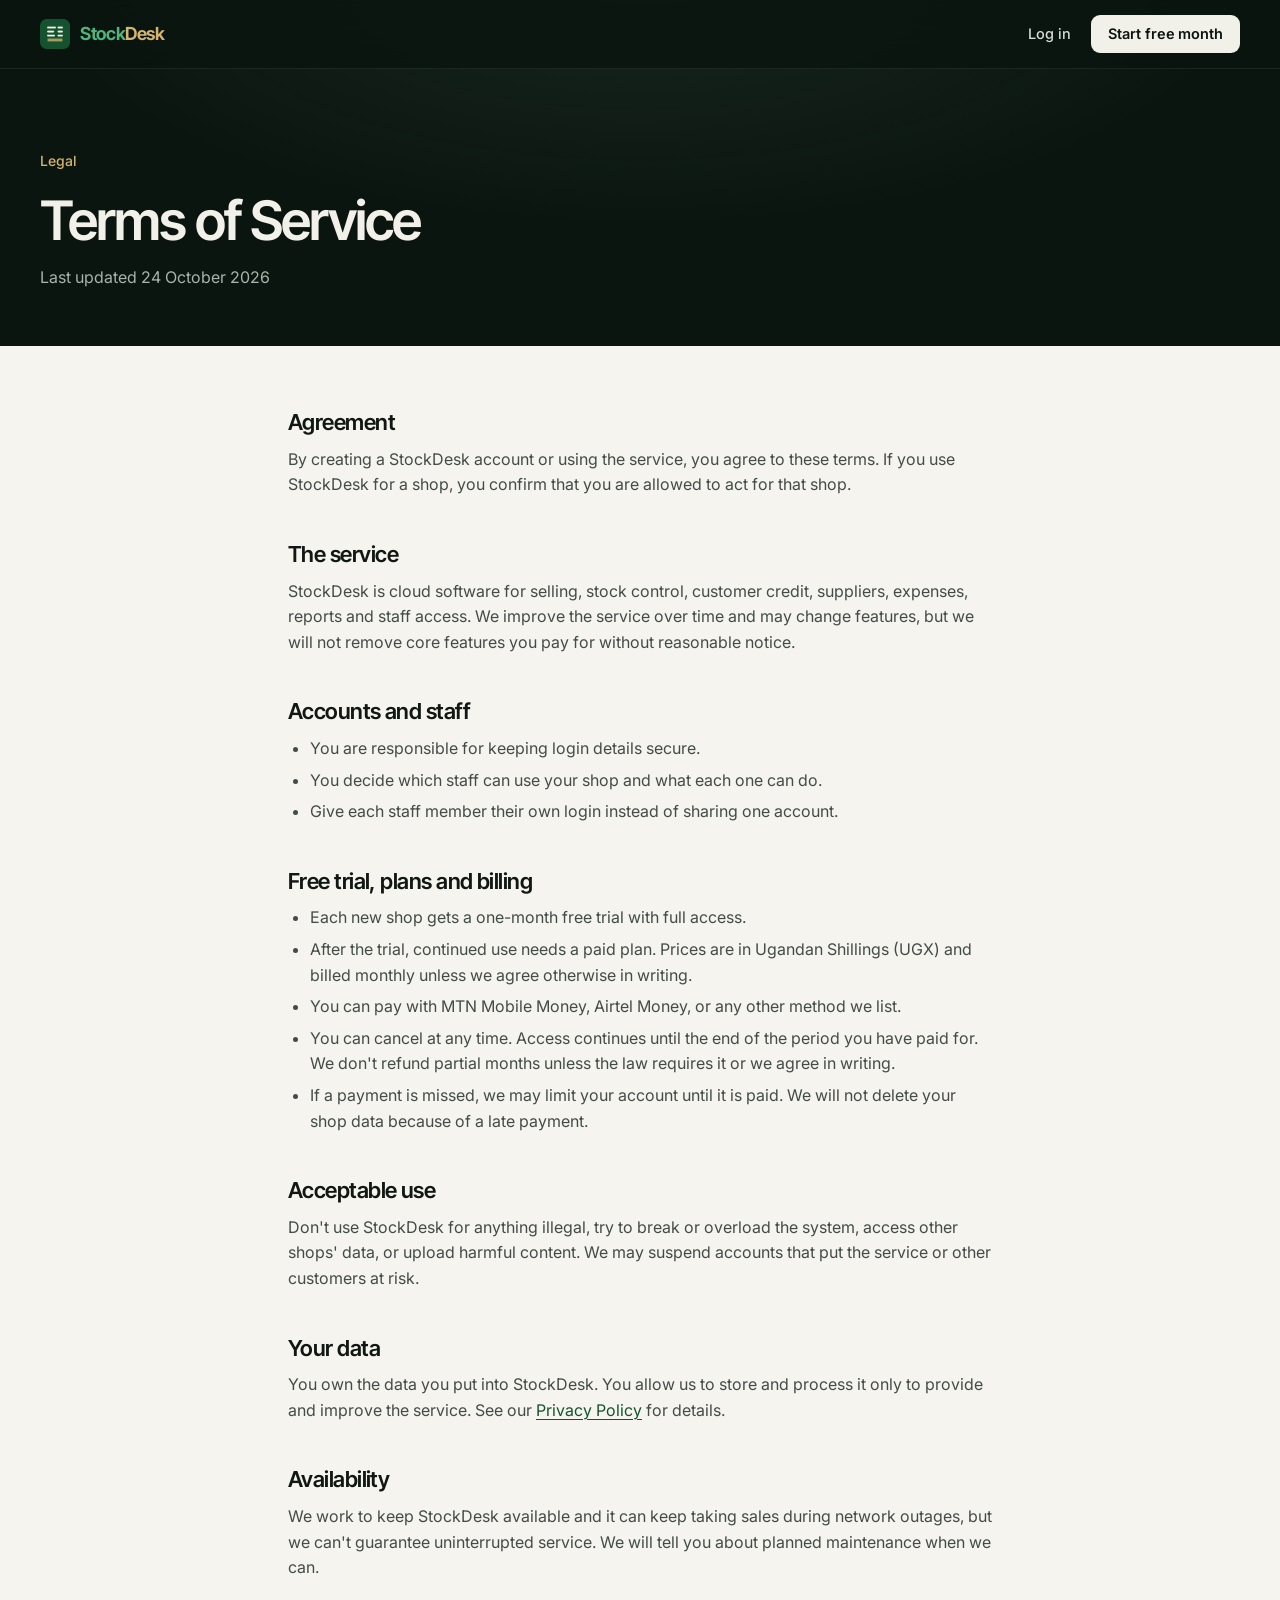
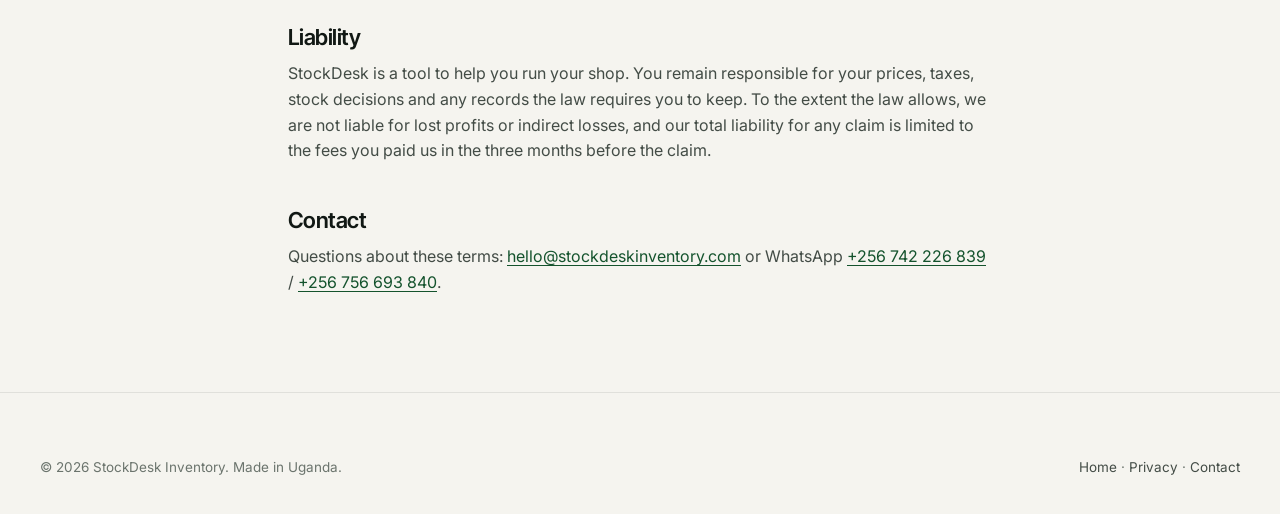
<file: terms.html>
<!doctype html>
<html lang="en">
<head>
  <meta charset="utf-8" />
  <meta name="viewport" content="width=device-width, initial-scale=1" />
  <title>Terms of Service | StockDesk</title>
  <meta name="description" content="The terms for using StockDesk point of sale and stock control software." />
  <link rel="canonical" href="https://www.stockdeskinventory.com/terms" />
  <meta name="theme-color" content="#0b1510" />
  <link rel="icon" type="image/svg+xml" href="assets/favicon.svg?v=8" />
  <link rel="icon" type="image/png" sizes="192x192" href="assets/icon-192.png?v=8" />
  <link rel="apple-touch-icon" href="assets/apple-touch-icon.png?v=8" />
  <link rel="preconnect" href="https://fonts.googleapis.com" />
  <link rel="preconnect" href="https://fonts.gstatic.com" crossorigin />
  <link rel="stylesheet" href="https://fonts.googleapis.com/css2?family=Inter:wght@400;500;600;700&family=Inter+Tight:wght@600;700&display=swap" />
  <link rel="stylesheet" href="styles.css?v=8" />
  <script>try { var t = localStorage.getItem('sd-theme'); if (t === 'light' || t === 'dark') document.documentElement.setAttribute('data-theme', t); } catch (e) {}</script>
</head>
<body>
  <a class="skip-link" href="#main">Skip to content</a>
  <header class="nav nav-simple is-scrolled">
    <div class="container nav-inner">
      <a class="brand" href="/" aria-label="StockDesk home"><img src="assets/icon-192.png?v=8" alt="" width="34" height="34" /><span class="brand-name"><span class="b-stock">Stock</span><span class="b-desk">Desk</span></span></a>
      <div class="nav-actions">
        <a class="nav-login" href="https://app.stockdeskinventory.com/login">Log in</a>
        <a class="btn btn-primary" href="https://app.stockdeskinventory.com/login?mode=signup">Start free month</a>
      </div>
    </div>
  </header>

  <main id="main">
    <section class="legal-hero ink">
      <div class="hero-glow" aria-hidden="true"></div>
      <div class="container">
        <span class="eyebrow">Legal</span>
        <h1>Terms of Service</h1>
        <p>Last updated 24 October 2026</p>
      </div>
    </section>

    <article class="legal">
      <h2>Agreement</h2>
      <p>By creating a StockDesk account or using the service, you agree to these terms. If you use StockDesk for a shop, you confirm that you are allowed to act for that shop.</p>

      <h2>The service</h2>
      <p>StockDesk is cloud software for selling, stock control, customer credit, suppliers, expenses, reports and staff access. We improve the service over time and may change features, but we will not remove core features you pay for without reasonable notice.</p>

      <h2>Accounts and staff</h2>
      <ul>
        <li>You are responsible for keeping login details secure.</li>
        <li>You decide which staff can use your shop and what each one can do.</li>
        <li>Give each staff member their own login instead of sharing one account.</li>
      </ul>

      <h2>Free trial, plans and billing</h2>
      <ul>
        <li>Each new shop gets a one-month free trial with full access.</li>
        <li>After the trial, continued use needs a paid plan. Prices are in Ugandan Shillings (UGX) and billed monthly unless we agree otherwise in writing.</li>
        <li>You can pay with MTN Mobile Money, Airtel Money, or any other method we list.</li>
        <li>You can cancel at any time. Access continues until the end of the period you have paid for. We don't refund partial months unless the law requires it or we agree in writing.</li>
        <li>If a payment is missed, we may limit your account until it is paid. We will not delete your shop data because of a late payment.</li>
      </ul>

      <h2>Acceptable use</h2>
      <p>Don't use StockDesk for anything illegal, try to break or overload the system, access other shops' data, or upload harmful content. We may suspend accounts that put the service or other customers at risk.</p>

      <h2>Your data</h2>
      <p>You own the data you put into StockDesk. You allow us to store and process it only to provide and improve the service. See our <a href="privacy">Privacy Policy</a> for details.</p>

      <h2>Availability</h2>
      <p>We work to keep StockDesk available and it can keep taking sales during network outages, but we can't guarantee uninterrupted service. We will tell you about planned maintenance when we can.</p>

      <h2>Liability</h2>
      <p>StockDesk is a tool to help you run your shop. You remain responsible for your prices, taxes, stock decisions and any records the law requires you to keep. To the extent the law allows, we are not liable for lost profits or indirect losses, and our total liability for any claim is limited to the fees you paid us in the three months before the claim.</p>

      <h2>Contact</h2>
      <p>Questions about these terms: <a href="mailto:hello@stockdeskinventory.com">hello@stockdeskinventory.com</a> or WhatsApp <a href="https://wa.me/256742226839">+256 742 226 839</a> / <a href="tel:+256756693840">+256 756 693 840</a>.</p>
    </article>
  </main>

  <footer class="footer">
    <div class="container">
      <div class="footer-bottom" style="margin-top:0;border-top:0;padding-top:0">
        <span>© 2026 StockDesk Inventory. Made in Uganda.</span>
        <span><a href="/">Home</a> · <a href="privacy">Privacy</a> · <a href="mailto:hello@stockdeskinventory.com">Contact</a></span>
      </div>
    </div>
  </footer>
</body>
</html>
</file>
<file: styles.css>
/* StockDesk marketing site
   Forest green on warm paper, near-black green for the dark bands, brass
   only for small details. Light/dark follow the visitor's system setting
   unless they pick one with the toggle. */

:root {
  color-scheme: light;
  --bg: #f5f4ef;
  --surface: #ffffff;
  --surface-2: #efeee8;
  --surface-3: #e4e2da;
  --text: #111814;
  --text-2: #434c46;
  --muted: #6b746d;
  --line: rgba(17, 24, 20, 0.09);
  --line-2: rgba(17, 24, 20, 0.16);
  --accent: #14532d;
  --accent-2: #1f6b3e;
  --accent-ink: #0e3d22;
  --accent-soft: #e7efe9;
  --brass: #8c6a2e;
  --brass-soft: #f3ecdd;
  --warn: #b4530f;
  --warn-soft: #fbf1e6;
  --danger: #b42318;
  --ok: #1f7a45;
  --ok-soft: rgba(31, 122, 69, 0.1);
  --btn-bg: #14532d;
  --btn-fg: #ffffff;
  --btn-hover: #0f4424;
  --shadow-sm: 0 1px 2px rgba(17, 24, 20, 0.05);
  --shadow-md: 0 14px 34px -18px rgba(17, 24, 20, 0.22), 0 2px 6px rgba(17, 24, 20, 0.04);
  --shadow-lg: 0 40px 80px -36px rgba(17, 24, 20, 0.35), 0 10px 24px -14px rgba(17, 24, 20, 0.14);

  --ink: #0b1510;
  --ink-2: #102018;
  --on-ink: #f1f0e9;
  --on-ink-2: #a9b3aa;
  --on-ink-line: rgba(241, 240, 233, 0.1);

  --radius-sm: 10px;
  --radius: 14px;
  --radius-lg: 20px;
  --container: 1200px;
  --gutter: 16px;
  --font: "Inter", system-ui, -apple-system, "Segoe UI", Roboto, sans-serif;
  --font-display: "Inter Tight", "Inter", system-ui, sans-serif;
}

@media (prefers-color-scheme: dark) {
  :root:not([data-theme="light"]) {
    color-scheme: dark;
    --bg: #0a0f0c;
    --surface: #111915;
    --surface-2: #16201b;
    --surface-3: #1d2923;
    --text: #eef0ea;
    --text-2: #aeb7b0;
    --muted: #7e887f;
    --line: rgba(238, 240, 234, 0.08);
    --line-2: rgba(238, 240, 234, 0.14);
    --accent: #8fcba6;
    --accent-2: #a9d9bb;
    --accent-ink: #bfe3cc;
    --accent-soft: rgba(143, 203, 166, 0.1);
    --brass: #d4b470;
    --brass-soft: rgba(212, 180, 112, 0.1);
    --warn: #f0b35b;
    --warn-soft: rgba(240, 179, 91, 0.1);
    --danger: #f28b82;
    --ok: #7dd3a0;
    --ok-soft: rgba(125, 211, 160, 0.1);
    --btn-bg: #f1f0e9;
    --btn-fg: #0b1510;
    --btn-hover: #ffffff;
    --shadow-sm: 0 1px 2px rgba(0, 0, 0, 0.4);
    --shadow-md: 0 16px 40px -16px rgba(0, 0, 0, 0.7);
    --shadow-lg: 0 40px 90px -30px rgba(0, 0, 0, 0.8);
  }
}

:root[data-theme="dark"] {
  color-scheme: dark;
  --bg: #0a0f0c;
  --surface: #111915;
  --surface-2: #16201b;
  --surface-3: #1d2923;
  --text: #eef0ea;
  --text-2: #aeb7b0;
  --muted: #7e887f;
  --line: rgba(238, 240, 234, 0.08);
  --line-2: rgba(238, 240, 234, 0.14);
  --accent: #8fcba6;
  --accent-2: #a9d9bb;
  --accent-ink: #bfe3cc;
  --accent-soft: rgba(143, 203, 166, 0.1);
  --brass: #d4b470;
  --brass-soft: rgba(212, 180, 112, 0.1);
  --warn: #f0b35b;
  --warn-soft: rgba(240, 179, 91, 0.1);
  --danger: #f28b82;
  --ok: #7dd3a0;
  --ok-soft: rgba(125, 211, 160, 0.1);
  --btn-bg: #f1f0e9;
  --btn-fg: #0b1510;
  --btn-hover: #ffffff;
  --shadow-sm: 0 1px 2px rgba(0, 0, 0, 0.4);
  --shadow-md: 0 16px 40px -16px rgba(0, 0, 0, 0.7);
  --shadow-lg: 0 40px 90px -30px rgba(0, 0, 0, 0.8);
}

/* Sections that are always dark (hero, local band, final call) */
.ink {
  color-scheme: dark;
  --text: var(--on-ink);
  --text-2: var(--on-ink-2);
  --muted: #7d887f;
  --line: var(--on-ink-line);
  --line-2: rgba(241, 240, 233, 0.16);
  --surface: #12201a;
  --surface-2: #172821;
  --accent: #8fcba6;
  --accent-soft: rgba(143, 203, 166, 0.1);
  --brass: #d4b470;
  --btn-bg: #f1f0e9;
  --btn-fg: #0b1510;
  --btn-hover: #ffffff;
  background: var(--ink);
  color: var(--text);
}

/* ---------- base ---------- */
*,
*::before,
*::after { box-sizing: border-box; }

html {
  -webkit-text-size-adjust: 100%;
  scroll-behavior: smooth;
  scroll-padding-top: 84px;
}

body {
  margin: 0;
  background: var(--bg);
  color: var(--text);
  font-family: var(--font);
  font-size: 16px;
  line-height: 1.6;
  -webkit-font-smoothing: antialiased;
  -moz-osx-font-smoothing: grayscale;
  text-rendering: optimizeLegibility;
  overflow-x: hidden;
}

img { display: block; max-width: 100%; height: auto; }
a { color: inherit; text-decoration: none; }
button { font: inherit; color: inherit; cursor: pointer; }
h1, h2, h3, h4 { margin: 0; font-family: var(--font-display); letter-spacing: -0.025em; line-height: 1.12; font-weight: 600; }
p { margin: 0; }
ul { margin: 0; padding: 0; list-style: none; }
.num { font-variant-numeric: tabular-nums; }

:focus-visible { outline: 2px solid var(--accent); outline-offset: 3px; border-radius: 6px; }

.skip-link {
  position: absolute; left: 12px; top: -60px; z-index: 100;
  background: var(--btn-bg); color: var(--btn-fg); padding: 10px 14px; border-radius: 10px; font-weight: 600;
}
.skip-link:focus { top: 12px; }

.container { width: 100%; max-width: calc(var(--container) + var(--gutter) * 2); margin: 0 auto; padding: 0 var(--gutter); }
@media (min-width: 768px) { :root { --gutter: 28px; } }

.section { padding: 112px 0; }
@media (max-width: 767px) { .section { padding: 76px 0; } }

.section-head { max-width: 720px; margin-bottom: 56px; }
.section-head.center { margin-left: auto; margin-right: auto; text-align: center; }
.section-head h2 { font-size: clamp(2rem, 4.2vw, 3.1rem); }
.section-head p { margin-top: 18px; font-size: clamp(1.02rem, 1.4vw, 1.12rem); color: var(--text-2); max-width: 600px; }
.section-head.center p { margin-left: auto; margin-right: auto; }

/* ---------- buttons ---------- */
.btn {
  display: inline-flex; align-items: center; justify-content: center; gap: 10px;
  height: 46px; padding: 0 20px; border-radius: 10px; border: 1px solid transparent;
  font-weight: 600; font-size: 15px; letter-spacing: -0.005em; white-space: nowrap;
  transition: background-color .2s ease, border-color .2s ease, color .2s ease;
}
.btn svg { width: 18px; height: 18px; flex: none; }
.btn-lg { height: 52px; padding: 0 24px; font-size: 16px; border-radius: 12px; }
.btn-primary { background: var(--btn-bg); color: var(--btn-fg); }
.btn-primary:hover { background: var(--btn-hover); }
.btn-ghost { background: transparent; border-color: var(--line-2); color: var(--text); }
.btn-ghost:hover { border-color: var(--text-2); }
.btn-soft { background: var(--surface); color: var(--text); border-color: var(--line-2); }
.btn-soft:hover { border-color: var(--text-2); }
.btn-arrow { transition: transform .2s ease; }
.btn:hover .btn-arrow { transform: translateX(3px); }

/* ---------- nav ---------- */
.nav {
  position: fixed; inset: 0 0 auto 0; z-index: 50;
  transition: background-color .3s ease, border-color .3s ease, backdrop-filter .3s ease;
  border-bottom: 1px solid transparent;
  color: var(--on-ink);
}
.nav.is-scrolled {
  background: rgba(11, 21, 16, 0.84);
  backdrop-filter: saturate(140%) blur(16px);
  -webkit-backdrop-filter: saturate(140%) blur(16px);
  border-bottom-color: rgba(241, 240, 233, 0.08);
}
.nav-inner { display: flex; align-items: center; gap: 24px; height: 68px; }
.brand { display: inline-flex; align-items: center; gap: 10px; font-family: var(--font-display); font-weight: 650; font-size: 18px; letter-spacing: -0.02em; }
.brand img { width: 30px; height: 30px; }
/* Two-colour name like the logo: green Stock, brass Desk. Brighter on the ink nav, deeper on the cream footer. */
.brand .b-stock { color: #4fb57e; }
.brand .b-desk { color: #d4b470; }
.footer .brand .b-stock { color: var(--accent); }
.footer .brand .b-desk { color: var(--brass); }
.nav-links { display: flex; gap: 4px; margin-left: 16px; }
.nav-links a { padding: 8px 12px; border-radius: 8px; font-size: 14.5px; font-weight: 500; color: #b9c2ba; transition: color .2s; }
.nav-links a:hover { color: #fff; }
.nav-actions { margin-left: auto; display: flex; align-items: center; gap: 8px; }
.nav-actions .btn { height: 38px; padding: 0 16px; font-size: 14.5px; border-radius: 9px; background: var(--on-ink); color: var(--ink); }
.nav-actions .btn:hover { background: #fff; }
.nav-login { padding: 8px 12px; font-size: 14.5px; font-weight: 500; color: #d6dcd6; border-radius: 8px; }
.nav-login:hover { color: #fff; }
.icon-btn {
  display: inline-grid; place-items: center; width: 38px; height: 38px; border-radius: 9px;
  border: 1px solid rgba(241, 240, 233, 0.12); background: transparent; color: #d6dcd6;
}
.icon-btn:hover { color: #fff; border-color: rgba(241, 240, 233, 0.24); }
.icon-btn svg { width: 18px; height: 18px; }
.theme-toggle .i-moon { display: none; }
:root[data-theme="dark"] .theme-toggle .i-sun { display: none; }
:root[data-theme="dark"] .theme-toggle .i-moon { display: block; }
@media (prefers-color-scheme: dark) {
  :root:not([data-theme="light"]) .theme-toggle .i-sun { display: none; }
  :root:not([data-theme="light"]) .theme-toggle .i-moon { display: block; }
}
.menu-btn { display: none; }
.mobile-menu { display: none; }

@media (max-width: 960px) {
  .nav-links, .nav-login, .nav-actions .btn-primary { display: none; }
  .menu-btn { display: inline-grid; }
  .mobile-menu {
    display: block; position: fixed; inset: 68px 0 auto 0; z-index: 49;
    background: rgba(11, 21, 16, 0.98); backdrop-filter: blur(16px); -webkit-backdrop-filter: blur(16px);
    border-bottom: 1px solid rgba(241, 240, 233, 0.08);
    padding: 12px var(--gutter) 24px; color: var(--on-ink);
    transform: translateY(-8px); opacity: 0; visibility: hidden; transition: all .2s ease;
  }
  .mobile-menu.is-open { transform: none; opacity: 1; visibility: visible; }
  .mobile-menu a:not(.btn) { display: block; padding: 14px 4px; font-size: 17px; font-weight: 500; border-bottom: 1px solid rgba(241, 240, 233, 0.07); }
  .mobile-menu .btns { display: grid; gap: 10px; margin-top: 20px; }
}
.menu-btn .i-close { display: none; }
.menu-btn[aria-expanded="true"] .i-close { display: block; }
.menu-btn[aria-expanded="true"] .i-menu { display: none; }

/* ---------- hero ---------- */
.hero {
  position: relative; overflow: hidden; padding: 148px 0 0; isolation: isolate;
  background:
    radial-gradient(1100px 520px at 50% -8%, rgba(143, 203, 166, 0.11), transparent 62%),
    var(--ink);
}
.hero-glow { display: none; }
.hero-copy { text-align: center; max-width: 920px; margin: 0 auto; }
.pill { display: inline-block; font-size: 14px; font-weight: 500; color: var(--brass); letter-spacing: 0.01em; }
.hero h1 { margin-top: 22px; font-size: clamp(2.4rem, 5.6vw, 4.25rem); line-height: 1.06; letter-spacing: -0.035em; font-weight: 600; text-wrap: balance; }
.hero-sub { margin: 24px auto 0; max-width: 620px; font-size: clamp(1.05rem, 1.6vw, 1.2rem); color: var(--on-ink-2); line-height: 1.6; }
.hero-ctas { display: flex; flex-wrap: wrap; justify-content: center; gap: 12px; margin-top: 36px; }
.hero-note { margin-top: 22px; font-size: 14px; color: #8d978e; display: flex; flex-wrap: wrap; justify-content: center; gap: 6px 0; }
.hero-note > span { display: inline-flex; align-items: center; }
.hero-note > span + span::before { content: "·"; margin: 0 12px; color: #5f6a61; }

.hero-stage { position: relative; margin: 64px auto 0; max-width: 1140px; }
.frame {
  position: relative; border-radius: 16px; padding: 6px;
  background: rgba(241, 240, 233, 0.06);
  box-shadow: 0 0 0 1px rgba(241, 240, 233, 0.1), 0 40px 90px -36px rgba(0, 0, 0, 0.9);
}
.frame-bar { display: flex; align-items: center; gap: 7px; height: 28px; padding: 0 10px; }
.frame-bar i { width: 9px; height: 9px; border-radius: 50%; background: rgba(241, 240, 233, 0.16); }
.frame-bar span {
  margin: 0 auto; transform: translateX(-24px); font-size: 12px; color: #8d978e; background: rgba(241, 240, 233, 0.05);
  padding: 3px 14px; border-radius: 6px; letter-spacing: .01em;
}
.frame img { border-radius: 10px; width: 100%; aspect-ratio: 16 / 9.2; object-fit: cover; object-position: top left; background: #0c120f; }
.hero-frame, .hero-frame.is-flat { transform: none; }

.phone {
  position: absolute; right: -2%; bottom: -6%; width: 21%; min-width: 150px;
  border-radius: 32px; padding: 6px; background: #0b100d;
  box-shadow: 0 0 0 1px rgba(241, 240, 233, 0.14), 0 0 0 6px #18211c, 0 30px 70px -20px rgba(0, 0, 0, 0.9);
}
.phone img { border-radius: 26px; width: 100%; aspect-ratio: 390 / 760; object-fit: cover; object-position: top; }

.hero-fade { height: 140px; margin-top: -140px; position: relative; background: linear-gradient(180deg, transparent, var(--ink)); pointer-events: none; }

.facts { border-top: 1px solid var(--on-ink-line); margin-top: 84px; }
.facts ul { display: grid; grid-template-columns: repeat(5, 1fr); }
.facts li { padding: 26px 18px; font-size: 14px; color: #c3cbc4; line-height: 1.4; text-align: center; }
.facts li + li { border-left: 1px solid var(--on-ink-line); }
.facts svg { display: none; }
@media (max-width: 960px) {
  .facts ul { grid-template-columns: repeat(2, 1fr); }
  .facts li { border-left: 0 !important; border-top: 1px solid var(--on-ink-line); padding: 18px 8px; }
  .facts li:last-child { grid-column: span 2; }
}
@media (max-width: 767px) {
  .hero { padding-top: 124px; }
  .hero-stage { margin-top: 52px; }
  .frame { padding: 4px; border-radius: 12px; }
  .frame-bar { display: none; }
  .frame img { border-radius: 9px; }
  .phone { width: 42%; right: -2%; bottom: -18%; border-radius: 24px; padding: 5px; box-shadow: 0 0 0 1px rgba(241,240,233,.14), 0 0 0 4px #18211c, 0 20px 50px -15px rgba(0,0,0,.9); }
  .phone img { border-radius: 19px; }
  .facts { margin-top: 96px; }
  .hero-ctas .btn { width: 100%; }
  .hero-note { flex-direction: column; align-items: center; gap: 4px; }
  .hero-note > span + span::before { content: none; }
}

/* theme-aware screenshots */
.shot-dark { display: none; }
:root[data-theme="dark"] .shot-light { display: none; }
:root[data-theme="dark"] .shot-dark { display: block; }
@media (prefers-color-scheme: dark) {
  :root:not([data-theme="light"]) .shot-light { display: none; }
  :root:not([data-theme="light"]) .shot-dark { display: block; }
}

/* ---------- tour ---------- */
.tour-tabs {
  display: flex; gap: 2px; padding: 4px; margin: 0 auto 28px; width: max-content; max-width: 100%;
  background: var(--surface-2); border: 1px solid var(--line); border-radius: 12px;
  overflow-x: auto; scrollbar-width: none;
}
.tour-tabs::-webkit-scrollbar { display: none; }
.tour-tab {
  border: 0; background: transparent; padding: 9px 16px; border-radius: 9px; font-size: 14.5px; font-weight: 550; color: var(--muted);
  white-space: nowrap; transition: color .2s, background-color .2s;
}
.tour-tab svg { display: none; }
.tour-tab:hover { color: var(--text); }
.tour-tab[aria-selected="true"] { background: var(--surface); color: var(--text); box-shadow: var(--shadow-sm); }
.tour-panel { display: grid; grid-template-columns: 1fr; gap: 32px; }
.tour-panel[hidden] { display: none; }
.tour-frame {
  border-radius: 18px; padding: 6px; background: var(--surface); border: 1px solid var(--line); box-shadow: var(--shadow-lg);
}
.tour-frame img { width: 100%; border-radius: 12px; aspect-ratio: 16 / 9.2; object-fit: cover; object-position: top left; background: var(--surface-2); }
.tour-caption { display: grid; grid-template-columns: repeat(3, 1fr); gap: 28px; }
.tour-caption div { padding-top: 16px; border-top: 1px solid var(--line-2); }
.tour-caption h3 { font-size: 16px; letter-spacing: -0.01em; font-family: var(--font); font-weight: 600; }
.tour-caption p { margin-top: 6px; color: var(--text-2); font-size: 14.5px; line-height: 1.55; }
.tour-panel.is-in .tour-frame { animation: rise .5s cubic-bezier(.2, .7, .2, 1); }
@keyframes rise { from { opacity: 0; transform: translateY(8px); } to { opacity: 1; transform: none; } }
@media (max-width: 767px) {
  .tour-caption { grid-template-columns: 1fr; gap: 4px; }
  .tour-frame { padding: 4px; border-radius: 13px; }
  .tour-frame img { border-radius: 10px; }
  .tour-tabs { width: auto; }
}

/* ---------- feature grid ---------- */
.bento { display: grid; grid-template-columns: repeat(6, 1fr); gap: 16px; }
.card {
  position: relative; overflow: hidden; border-radius: var(--radius-lg); padding: 30px;
  background: var(--surface); border: 1px solid var(--line);
  display: flex; flex-direction: column; gap: 10px; min-height: 100%;
}
.card h3 { font-size: 20px; letter-spacing: -0.02em; }
.card p { color: var(--text-2); font-size: 15px; line-height: 1.6; max-width: 46ch; }
.card .tag { font-size: 13px; font-weight: 500; color: var(--muted); }
.span-2 { grid-column: span 2; }
.span-3 { grid-column: span 3; }
.span-4 { grid-column: span 4; }
.card .demo { margin-top: auto; padding-top: 24px; }
@media (max-width: 960px) {
  .bento { grid-template-columns: repeat(2, 1fr); }
  .span-2, .span-3 { grid-column: span 1; }
  .span-4 { grid-column: span 2; }
}
@media (max-width: 640px) {
  .bento { grid-template-columns: 1fr; }
  .span-2, .span-3, .span-4 { grid-column: span 1; }
  .card { padding: 22px; }
}
.card.small { padding: 24px 26px; }
.card.small h3 { font-size: 17px; }
.card.small .ico { display: none; }

/* mini UI used inside cards */
.mini { background: var(--surface-2); border: 1px solid var(--line); border-radius: 12px; padding: 14px; font-size: 13.5px; }
.mini-row { display: flex; align-items: center; justify-content: space-between; gap: 12px; padding: 9px 4px; }
.mini-row + .mini-row { border-top: 1px solid var(--line); }
.mini-row b { font-weight: 600; }
.mini .muted { color: var(--muted); font-size: 12.5px; }
.badge { display: inline-flex; align-items: center; gap: 6px; padding: 3px 9px; border-radius: 999px; font-size: 12px; font-weight: 600; white-space: nowrap; }
.badge-ok { background: var(--ok-soft); color: var(--ok); }
.badge-warn { background: var(--warn-soft); color: var(--warn); }
.badge-accent { background: var(--accent-soft); color: var(--accent-ink); }
.dot { width: 7px; height: 7px; border-radius: 50%; background: currentColor; }
.dot.pulse { animation: pulse 1.8s ease-in-out infinite; }
@keyframes pulse { 50% { opacity: .35; } }

.offline-demo { display: grid; grid-template-columns: 1fr auto 1fr; align-items: center; gap: 14px; }
.offline-demo .arrow { color: var(--muted); }
.offline-demo .arrow svg { width: 20px; height: 20px; }
.queue { display: grid; gap: 6px; }
.queue span { display: flex; justify-content: space-between; gap: 10px; padding: 8px 10px; border-radius: 8px; background: var(--surface); border: 1px solid var(--line); font-size: 12.5px; }
.queue span em { font-style: normal; color: var(--muted); }
@media (max-width: 640px) { .offline-demo { grid-template-columns: 1fr; } .offline-demo .arrow { transform: rotate(90deg); justify-self: center; } }

.chips { display: flex; flex-wrap: wrap; gap: 8px; }
.chip { padding: 8px 13px; border-radius: 9px; border: 1px solid var(--line-2); background: var(--surface); font-size: 13.5px; font-weight: 550; }
.chip.on { border-color: var(--accent); background: var(--accent-soft); color: var(--accent-ink); }

.bar-demo { display: grid; gap: 12px; }
.bar-demo .lbl { display: flex; justify-content: space-between; font-size: 13px; margin-bottom: 6px; }
.bar-demo .lbl span { color: var(--muted); }
.bar { height: 8px; border-radius: 99px; background: var(--surface-3); overflow: hidden; }
.bar i { display: block; height: 100%; border-radius: 99px; background: var(--c, var(--accent)); width: var(--w); transform-origin: left; }
.reveal.is-in .bar i { animation: grow 1.1s cubic-bezier(.2, .7, .2, 1) both; }
@keyframes grow { from { transform: scaleX(0); } }

.receipt {
  width: 180px; margin: 0 auto; padding: 16px 16px 20px; background: #fffef9; color: #111; border-radius: 4px 4px 2px 2px;
  font: 11.5px/1.5 ui-monospace, "SFMono-Regular", Menlo, Consolas, monospace; box-shadow: var(--shadow-md);
  -webkit-mask: radial-gradient(circle 5px at 50% 100%, transparent 98%, #000) 0 0 / 14px 100% repeat-x;
          mask: radial-gradient(circle 5px at 50% 100%, transparent 98%, #000) 0 0 / 14px 100% repeat-x;
}
.receipt .c { text-align: center; }
.receipt .r { display: flex; justify-content: space-between; }
.receipt hr { border: 0; border-top: 1px dashed #bbb; margin: 8px 0; }
.receipt-sizes { display: flex; justify-content: center; gap: 6px; margin-top: 16px; }

.avatars { display: grid; gap: 8px; }
.person { display: flex; align-items: center; gap: 10px; }
.person .av { width: 30px; height: 30px; border-radius: 50%; display: grid; place-items: center; font-weight: 600; font-size: 12px; color: #14532d; background: #d7e8dc; flex: none; }
.person .av.b { background: #ece2cc; color: #6b5121; }
.person .av.c { background: #dfe3df; color: #3f4a44; }
.person .who { flex: 1; min-width: 0; }
.person .who b { display: block; font-size: 13.5px; }
.person .who span { font-size: 12px; color: var(--muted); }

/* ---------- local band ---------- */
.local { position: relative; overflow: hidden; isolation: isolate; }
.local-grid { display: grid; grid-template-columns: 1.1fr 0.9fr; gap: 64px; align-items: center; }
.local-list { display: grid; grid-template-columns: 1fr 1fr; gap: 28px 32px; margin-top: 44px; }
.local-list li { padding-top: 18px; border-top: 1px solid var(--on-ink-line); }
.local-list h3 { font-family: var(--font); font-size: 16px; font-weight: 600; letter-spacing: -0.01em; }
.local-list h3 svg { display: none; }
.local-list p { margin-top: 8px; color: var(--on-ink-2); font-size: 14.5px; }
.local-phone { position: relative; justify-self: center; width: min(300px, 78%); }
.local-phone .phone { position: relative; right: auto; bottom: auto; width: 100%; }
.local-phone .float { display: none; }
@media (max-width: 960px) {
  .local-grid { grid-template-columns: 1fr; gap: 56px; }
}
@media (max-width: 560px) {
  .local-list { grid-template-columns: 1fr; }
}

/* ---------- steps ---------- */
.steps { display: grid; grid-template-columns: repeat(3, 1fr); gap: 40px; counter-reset: step; }
.step { position: relative; padding-top: 22px; border-top: 1px solid var(--line-2); }
.step::before {
  counter-increment: step; content: counter(step, decimal-leading-zero);
  display: block; margin-bottom: 18px;
  font-family: var(--font-display); font-weight: 600; font-size: 15px; letter-spacing: 0.02em; color: var(--brass);
}
.step h3 { font-size: 20px; }
.step p { margin-top: 8px; color: var(--text-2); font-size: 15px; }
.step .time { position: absolute; top: 24px; right: 0; font-size: 13px; color: var(--muted); font-weight: 500; }
@media (max-width: 860px) { .steps { grid-template-columns: 1fr; gap: 28px; } }

/* ---------- pricing ---------- */
.trial {
  display: grid; grid-template-columns: auto 1fr auto; align-items: center; gap: 28px;
  padding: 26px 30px; border-radius: var(--radius-lg); margin-bottom: 16px;
  background: var(--surface); border: 1px solid var(--line);
}
.trial .big { font-family: var(--font-display); font-size: 40px; font-weight: 600; letter-spacing: -0.035em; line-height: 1; color: var(--brass); }
.trial .big small { font-size: 16px; letter-spacing: -0.01em; color: var(--text-2); font-weight: 500; margin-left: 6px; }
.trial h3 { font-size: 19px; }
.trial p { color: var(--text-2); font-size: 15px; margin-top: 4px; }
@media (max-width: 760px) { .trial { grid-template-columns: 1fr; gap: 14px; } .trial .btn { width: 100%; } }

.plans { display: grid; grid-template-columns: repeat(3, 1fr); gap: 16px; align-items: stretch; }
.plan { position: relative; display: flex; flex-direction: column; padding: 32px 30px; border-radius: var(--radius-lg); background: var(--surface); border: 1px solid var(--line); }
.plan.featured { border-color: var(--accent); box-shadow: var(--shadow-md); }
.plan .flag { position: absolute; top: 32px; right: 30px; color: var(--brass); font-size: 13px; font-weight: 600; }
.plan h3 { font-size: 20px; }
.plan .for { margin-top: 8px; color: var(--text-2); font-size: 14.5px; min-height: 44px; }
.price { display: flex; align-items: baseline; gap: 6px; margin: 24px 0 4px; }
.price .cur { font-size: 15px; font-weight: 600; color: var(--text-2); }
.price .amt { font-family: var(--font-display); font-size: 42px; font-weight: 600; letter-spacing: -0.04em; line-height: 1; }
.price .per { color: var(--muted); font-size: 14.5px; }
.plan .after { font-size: 13px; color: var(--muted); }
.plan .btn { margin: 24px 0 8px; width: 100%; }
.plan ul { display: grid; font-size: 14.5px; }
.plan li { padding: 11px 0; border-top: 1px solid var(--line); color: var(--text-2); }
.plan li svg { display: none; }
.plan li b { color: var(--text); font-weight: 600; }
.pricing-note { margin-top: 28px; text-align: center; color: var(--muted); font-size: 14px; display: flex; flex-wrap: wrap; justify-content: center; gap: 6px 0; }
.pricing-note > span + span::before { content: "·"; margin: 0 12px; }
.pricing-note svg { display: none; }
@media (max-width: 960px) { .plans { grid-template-columns: 1fr; max-width: 520px; margin: 0 auto; } .plan .for { min-height: 0; } }

/* ---------- faq ---------- */
.faq-grid { display: grid; grid-template-columns: 0.8fr 1.2fr; gap: 64px; align-items: start; }
.faq-grid .section-head { position: sticky; top: 110px; margin-bottom: 0; }
.faq-help { margin-top: 28px; display: flex; gap: 10px; flex-wrap: wrap; }
.faq-list details { border-bottom: 1px solid var(--line-2); }
.faq-list details:first-child { border-top: 1px solid var(--line-2); }
.faq-list summary {
  list-style: none; cursor: pointer; display: flex; justify-content: space-between; align-items: center; gap: 20px;
  padding: 22px 2px; font-weight: 600; font-size: 17px; letter-spacing: -0.01em;
}
.faq-list summary::-webkit-details-marker { display: none; }
.faq-list summary .pm { position: relative; width: 24px; height: 24px; flex: none; transition: transform .3s ease; color: var(--muted); }
.faq-list summary .pm::before, .faq-list summary .pm::after { content: ""; position: absolute; left: 50%; top: 50%; width: 12px; height: 1.5px; background: currentColor; transform: translate(-50%, -50%); border-radius: 2px; }
.faq-list summary .pm::after { transform: translate(-50%, -50%) rotate(90deg); transition: transform .3s ease; }
.faq-list details[open] summary .pm { color: var(--accent); }
.faq-list details[open] summary .pm::after { transform: translate(-50%, -50%) rotate(0deg); }
.faq-list .ans { padding: 0 48px 24px 2px; color: var(--text-2); font-size: 15.5px; }
.faq-list .ans p + p { margin-top: 10px; }
@media (max-width: 900px) { .faq-grid { grid-template-columns: 1fr; gap: 36px; } .faq-grid .section-head { position: static; } .faq-list .ans { padding-right: 8px; } }

/* ---------- final cta ---------- */
.final { padding: 0 0 112px; }
.final-card {
  position: relative; overflow: hidden; isolation: isolate; border-radius: 24px; padding: 88px 32px; text-align: center;
  background: radial-gradient(800px 360px at 50% 0%, rgba(143, 203, 166, 0.12), transparent 70%), var(--ink);
}
.final-card h2 { font-size: clamp(2.1rem, 4.8vw, 3.4rem); letter-spacing: -0.035em; max-width: 760px; margin: 0 auto; }
.final-card p { margin: 18px auto 0; max-width: 560px; color: var(--on-ink-2); font-size: 1.1rem; }
.final-card .hero-ctas { margin-top: 32px; }
@media (max-width: 767px) { .final-card { padding: 56px 20px; border-radius: 20px; } }

/* ---------- footer ---------- */
.footer { border-top: 1px solid var(--line); padding: 64px 0 36px; font-size: 14.5px; }
.footer-grid { display: grid; grid-template-columns: 1.3fr repeat(4, 1fr); gap: 36px; }
.footer .brand { color: var(--text); }
.footer-about { margin-top: 14px; color: var(--text-2); max-width: 300px; }
.footer h4 { font-family: var(--font); font-size: 13px; font-weight: 600; color: var(--muted); letter-spacing: .02em; margin-bottom: 14px; }
.footer li + li { margin-top: 10px; }
.footer a { color: var(--text-2); transition: color .2s; }
.footer a:hover { color: var(--accent); }
.footer-bottom { margin-top: 56px; padding-top: 24px; border-top: 1px solid var(--line); display: flex; justify-content: space-between; gap: 16px; flex-wrap: wrap; color: var(--muted); font-size: 13.5px; }
@media (max-width: 860px) { .footer-grid { grid-template-columns: 1fr 1fr; } .footer-grid > :first-child { grid-column: span 2; } }

/* floating WhatsApp */
.wa-float {
  position: fixed; right: 20px; bottom: 20px; z-index: 40; width: 52px; height: 52px; border-radius: 50%;
  display: grid; place-items: center; background: #25d366; color: #fff;
  box-shadow: 0 10px 24px -8px rgba(0, 0, 0, 0.35), 0 0 0 1px rgba(0, 0, 0, 0.05);
  transition: transform .2s ease;
}
.wa-float:hover { transform: scale(1.05); }
.wa-float svg { width: 27px; height: 27px; }

/* ---------- reveal ---------- */
.reveal { opacity: 0; transform: translateY(14px); transition: opacity .8s cubic-bezier(.2, .7, .2, 1), transform .8s cubic-bezier(.2, .7, .2, 1); }
.reveal.is-in { opacity: 1; transform: none; }
.no-js .reveal { opacity: 1; transform: none; }

@media (prefers-reduced-motion: reduce) {
  html { scroll-behavior: auto; }
  *, *::before, *::after { animation: none !important; transition: none !important; }
  .reveal { opacity: 1; transform: none; }
}

/* ---------- legal pages ---------- */
.legal-hero {
  padding: 148px 0 56px; position: relative; overflow: hidden; isolation: isolate;
  background: radial-gradient(1000px 420px at 50% -10%, rgba(143, 203, 166, 0.1), transparent 62%), var(--ink);
}
.legal-hero h1 { font-size: clamp(2.4rem, 5vw, 3.4rem); letter-spacing: -0.035em; margin-top: 16px; }
.legal-hero p { margin-top: 14px; color: var(--on-ink-2); }
.legal { max-width: 760px; padding: 64px var(--gutter) 96px; margin: 0 auto; }
.legal h2 { font-size: 22px; margin: 44px 0 12px; }
.legal h2:first-child { margin-top: 0; }
.legal p, .legal li { color: var(--text-2); font-size: 16px; }
.legal p + p { margin-top: 12px; }
.legal ul { list-style: disc; padding-left: 22px; margin-top: 10px; }
.legal li + li { margin-top: 6px; }
.legal a { color: var(--accent); text-decoration: underline; text-underline-offset: 3px; }
.eyebrow { display: inline-block; font-size: 14px; font-weight: 500; color: var(--brass); }

/* legal pages keep their sign-up button on small screens */
@media (max-width: 960px) {
  .nav-simple .nav-actions .btn-primary { display: inline-flex; }
}

/* ---------- language switch ---------- */
.lang { display: inline-flex; padding: 3px; border-radius: 9px; border: 1px solid rgba(241, 240, 233, 0.12); }
.lang button { border: 0; background: transparent; color: #9aa59c; font-size: 12.5px; font-weight: 600; letter-spacing: .03em; padding: 5px 9px; border-radius: 6px; }
.lang button[aria-pressed="true"] { background: rgba(241, 240, 233, 0.12); color: var(--on-ink); }
.lang button:hover { color: #fff; }

/* play button in hero */
.play-dot { display: inline-grid; place-items: center; width: 24px; height: 24px; border-radius: 50%; border: 1px solid rgba(241, 240, 233, 0.4); color: var(--on-ink); }
.play-dot svg { width: 10px; height: 10px; margin-left: 2px; }

/* ---------- try the till ---------- */
.till {
  position: relative; max-width: 1080px; margin: 0 auto; border-radius: 20px; overflow: hidden;
  background: var(--surface); border: 1px solid var(--line); box-shadow: var(--shadow-lg);
}
.till-stats { display: grid; grid-template-columns: repeat(4, 1fr); border-bottom: 1px solid var(--line); background: var(--surface-2); }
.till-stats div { padding: 16px 20px; display: grid; gap: 2px; }
.till-stats div + div { border-left: 1px solid var(--line); }
.till-stats span { font-size: 12.5px; color: var(--muted); font-weight: 500; }
.till-stats b { font-family: var(--font-display); font-size: 20px; font-weight: 600; letter-spacing: -0.02em; transition: color .3s; }
.till-stats b.bump { color: var(--accent); }
.till-stats b.warn { color: var(--warn); }
.till-body { display: grid; grid-template-columns: 1fr 340px; min-height: 420px; }
.till-products { padding: 18px; display: grid; grid-template-columns: repeat(3, 1fr); gap: 10px; align-content: start; }
.tp {
  position: relative; text-align: left; border: 1px solid var(--line-2); background: var(--surface); border-radius: 12px; padding: 14px;
  display: grid; gap: 2px; transition: border-color .15s, transform .1s; min-height: 108px;
}
.tp:hover { border-color: var(--accent); }
.tp:active { transform: scale(.98); }
.tp b { font-size: 14.5px; font-weight: 600; line-height: 1.3; }
.tp .cat { font-size: 12px; color: var(--muted); }
.tp .row { display: flex; flex-wrap: wrap; justify-content: space-between; align-items: baseline; margin-top: auto; padding-top: 10px; gap: 2px 6px; }
.tp .price { font-weight: 600; font-size: 14px; white-space: nowrap; }
.tp .left { font-size: 12px; color: var(--muted); white-space: nowrap; }
.tp.low .left { color: var(--warn); font-weight: 600; }
.tp.out { opacity: .5; pointer-events: none; }
.tp .qty { position: absolute; top: 8px; right: 8px; min-width: 22px; height: 22px; padding: 0 6px; border-radius: 99px; background: var(--btn-bg); color: var(--btn-fg); font-size: 12px; font-weight: 700; display: grid; place-items: center; }
.tp.in-cart { border-color: var(--accent); background: var(--accent-soft); }
.till-cart { border-left: 1px solid var(--line); display: flex; flex-direction: column; padding: 18px; gap: 14px; background: var(--surface); }
.till-cart-head { display: flex; justify-content: space-between; align-items: center; }
.till-clear { border: 0; background: none; color: var(--danger); font-size: 13.5px; font-weight: 600; padding: 4px; }
.till-lines { flex: 1; min-height: 120px; display: grid; align-content: start; gap: 2px; }
.till-empty { color: var(--muted); font-size: 14px; text-align: center; padding: 36px 0; }
.tl { display: flex; justify-content: space-between; gap: 10px; font-size: 14px; padding: 8px 0; border-bottom: 1px dashed var(--line-2); animation: rise .25s ease; }
.tl span:first-child { min-width: 0; overflow: hidden; text-overflow: ellipsis; white-space: nowrap; }
.tl .q { color: var(--muted); margin-right: 6px; }
.till-total { display: flex; justify-content: space-between; align-items: baseline; }
.till-total b { font-family: var(--font-display); font-size: 28px; font-weight: 600; letter-spacing: -0.03em; }
.till-pay { display: grid; grid-template-columns: repeat(2, 1fr); gap: 8px; }
.till-pay button { border: 1px solid var(--line-2); background: var(--surface); border-radius: 9px; padding: 9px 8px; font-size: 13.5px; font-weight: 600; }
.till-pay button[aria-checked="true"] { border-color: var(--accent); background: var(--accent-soft); color: var(--accent-ink); }
.till-charge { width: 100%; height: 50px; }
.till-charge:disabled { opacity: .45; cursor: not-allowed; }
.till-toast {
  position: absolute; left: 50%; top: 96px; transform: translate(-50%, -12px); opacity: 0; pointer-events: none; z-index: 2;
  background: var(--ink); color: var(--on-ink); border: 1px solid rgba(241,240,233,.1); border-radius: 12px; padding: 12px 16px; font-size: 14px;
  box-shadow: 0 20px 40px -12px rgba(0,0,0,.5); display: flex; gap: 10px; align-items: center; transition: all .3s ease; max-width: calc(100% - 32px);
}
.till-toast.show { opacity: 1; transform: translate(-50%, 0); }
.till-toast svg { width: 18px; height: 18px; color: #8fcba6; flex: none; }
.till-note { text-align: center; margin-top: 18px; color: var(--muted); font-size: 14px; }
.till-note a { color: var(--accent); font-weight: 600; text-decoration: underline; text-underline-offset: 3px; }
@media (max-width: 900px) {
  .till-body { grid-template-columns: 1fr; }
  .till-cart { border-left: 0; border-top: 1px solid var(--line); }
  .till-products { grid-template-columns: repeat(2, 1fr); }
  .till-stats { grid-template-columns: repeat(2, 1fr); }
  .till-stats div:nth-child(3) { border-left: 0; }
  .till-stats div:nth-child(n+3) { border-top: 1px solid var(--line); }
  .till-products { padding: 12px; gap: 8px; }
  .tp { padding: 12px; min-height: 96px; }
  .till-stats div { padding: 12px 14px; }
  .till-stats b { font-size: 17px; }
  .till-toast { top: auto; bottom: 92px; position: fixed; z-index: 46; }
}

/* ---------- shop types ---------- */
.shop-grid { display: grid; grid-template-columns: repeat(4, 1fr); gap: 0 32px; }
.shop { padding: 22px 0 26px; border-top: 1px solid var(--line-2); }
.shop .ico { display: none; }
.shop h3 { font-size: 17px; letter-spacing: -0.015em; }
.shop p { margin-top: 8px; color: var(--text-2); font-size: 14.5px; line-height: 1.55; }
.shop-cta { display: flex; flex-direction: column; }
.shop-cta .btn { margin-top: auto; align-self: flex-start; }
.shop-cta p { margin-bottom: 16px; }
@media (max-width: 1024px) { .shop-grid { grid-template-columns: repeat(2, 1fr); } }
@media (max-width: 560px) { .shop-grid { grid-template-columns: 1fr; } }

/* ---------- custom software ---------- */
.custom { padding-top: 24px; }
.custom-card {
  display: grid; grid-template-columns: 1fr 1fr; gap: 56px; align-items: center; padding: 56px; border-radius: 24px;
  background: var(--surface); border: 1px solid var(--line);
}
.custom-card h2 { font-size: clamp(1.9rem, 3.4vw, 2.6rem); }
.custom-card > div > p { margin-top: 16px; color: var(--text-2); font-size: 1.05rem; max-width: 480px; }
.custom-card .hero-ctas { justify-content: flex-start; margin-top: 28px; }
.custom-list { display: grid; }
.custom-list li { padding: 18px 0; border-top: 1px solid var(--line-2); }
.custom-list li:last-child { border-bottom: 1px solid var(--line-2); }
.custom-list .ico { display: none; }
.custom-list b { display: block; font-size: 15.5px; }
.custom-list span { color: var(--text-2); font-size: 14px; }
@media (max-width: 900px) { .custom-card { grid-template-columns: 1fr; padding: 32px 22px; gap: 32px; } .custom-card .hero-ctas .btn { width: 100%; } }

/* ---------- sticky mobile CTA ---------- */
.sticky-cta { display: none; }
@media (max-width: 767px) {
  .sticky-cta {
    display: flex; align-items: center; justify-content: space-between; gap: 12px;
    position: fixed; left: 10px; right: 10px; bottom: 10px; z-index: 45; padding: 10px 10px 10px 16px; border-radius: 16px;
    background: rgba(11, 21, 16, 0.95); color: var(--on-ink); border: 1px solid rgba(241, 240, 233, 0.1);
    backdrop-filter: blur(14px); -webkit-backdrop-filter: blur(14px); box-shadow: 0 20px 40px -12px rgba(0, 0, 0, 0.6);
    transform: translateY(140%); transition: transform .35s cubic-bezier(.2, .7, .2, 1);
  }
  .sticky-cta.show { transform: none; }
  .sticky-cta b { display: block; font-size: 15px; }
  .sticky-cta span { font-size: 12.5px; color: #9aa59c; }
  .sticky-cta .btn { height: 42px; background: var(--on-ink); color: var(--ink); }
  .wa-float { transition: bottom .35s ease, transform .2s ease; }
  body.sticky-on .wa-float { bottom: 88px; }
  .nav-actions .lang { display: none; }
}
.mobile-menu .lang { margin-top: 18px; }
@media (min-width: 961px) { .mobile-menu .lang { display: none; } }

/* ---------- video modal ---------- */
.video-modal { padding: 0; border: 0; border-radius: 16px; background: #000; width: min(1100px, calc(100vw - 32px)); max-width: none; overflow: visible; box-shadow: 0 40px 120px rgba(0,0,0,.6); }
.video-modal::backdrop { background: rgba(5, 9, 7, 0.85); backdrop-filter: blur(6px); }
.video-modal video { display: block; width: 100%; border-radius: 16px; aspect-ratio: 16 / 10; background: #000; }
.video-close { position: absolute; top: -52px; right: 0; background: rgba(255,255,255,.1); color: #fff; }

/* WhatsApp button */
.btn-wa { background: #25d366; color: #fff; height: auto; min-height: 52px; padding-top: 8px; padding-bottom: 8px; text-align: left; }
.btn-wa:hover { background: #1fbe5b; }
.btn-wa svg { width: 22px; height: 22px; }
.btn-wa > span { display: grid; line-height: 1.2; }
.btn-sub { font-size: 12.5px; font-weight: 500; opacity: .9; }

/* pricing feature card */
.pricing-card { display: grid; grid-template-columns: 1fr 1fr; gap: 32px; align-items: center; }
.pricing-card .demo { margin-top: 0; padding-top: 0; }
.price-table .head { font-size: 12.5px; color: var(--muted); }
.price-table .mini-row span { display: inline-flex; align-items: center; gap: 8px; flex-wrap: wrap; }
@media (max-width: 860px) { .pricing-card { grid-template-columns: 1fr; gap: 8px; } .pricing-card .demo { padding-top: 14px; } }
.span-6 { grid-column: 1 / -1; }
.pricing-card > div:first-child { display: grid; gap: 10px; align-content: center; }

/* ---------- ledger marks ----------
   A double rule is how a stock book marks a total as final. Used sparingly
   in brass: under section headings and under a few totals. */
.section-head.ledger h2::after {
  content: ""; display: block; width: 52px; height: 5px; margin-top: 24px;
  border-top: 1px solid var(--brass); border-bottom: 1px solid var(--brass); opacity: .85;
}
.section-head.center.ledger h2::after { margin-left: auto; margin-right: auto; }
.pill.ledger-rule { padding-bottom: 9px; border-bottom: 3px double color-mix(in srgb, var(--brass) 75%, transparent); }
.ledger-total .lbl span, .trial .big.ledger-total { border-bottom: 3px double var(--brass); padding-bottom: 2px; }
.trial .big.ledger-total { padding-bottom: 6px; }
.till-total b { border-bottom: 3px double var(--brass); padding-bottom: 2px; }
.receipt .r.total b:last-child { border-bottom: 3px double #111; }

/* ---------- search landing pages (pos-system-uganda etc.) ---------- */
.legal-hero h1 { max-width: 820px; }
.article-intro { max-width: 640px; font-size: 1.12rem; line-height: 1.6; }
.article-ctas { justify-content: flex-start; margin-top: 28px; }
.article { padding-top: 56px; }
.article p, .article li { font-size: 16.5px; line-height: 1.7; }
.article li + li { margin-top: 8px; }
.article-shot { margin: 0 0 8px; border-radius: 16px; padding: 6px; background: var(--surface); border: 1px solid var(--line); box-shadow: var(--shadow-md); }
.article-shot img { width: 100%; border-radius: 11px; }
.article .faq-list { margin-top: 8px; }
.article .faq-list summary { font-size: 16.5px; }
.article .faq-list .ans p { font-size: 15.5px; }
.article-cta { margin-top: 56px; padding: 32px; border-radius: var(--radius-lg); background: var(--surface); border: 1px solid var(--line); }
.article-cta h2 { margin: 0; }
.article-cta h2::after { content: ""; display: block; width: 52px; height: 5px; margin-top: 18px; border-top: 1px solid var(--brass); border-bottom: 1px solid var(--brass); }
.article-cta p { margin: 16px 0 22px; }
.article-cta .btn { color: var(--btn-fg); text-decoration: none; }
.article-related { margin-top: 32px; font-size: 14.5px !important; color: var(--muted) !important; }
@media (max-width: 767px) { .article-ctas .btn { width: 100%; } .article-cta { padding: 24px 20px; } }
</file>
